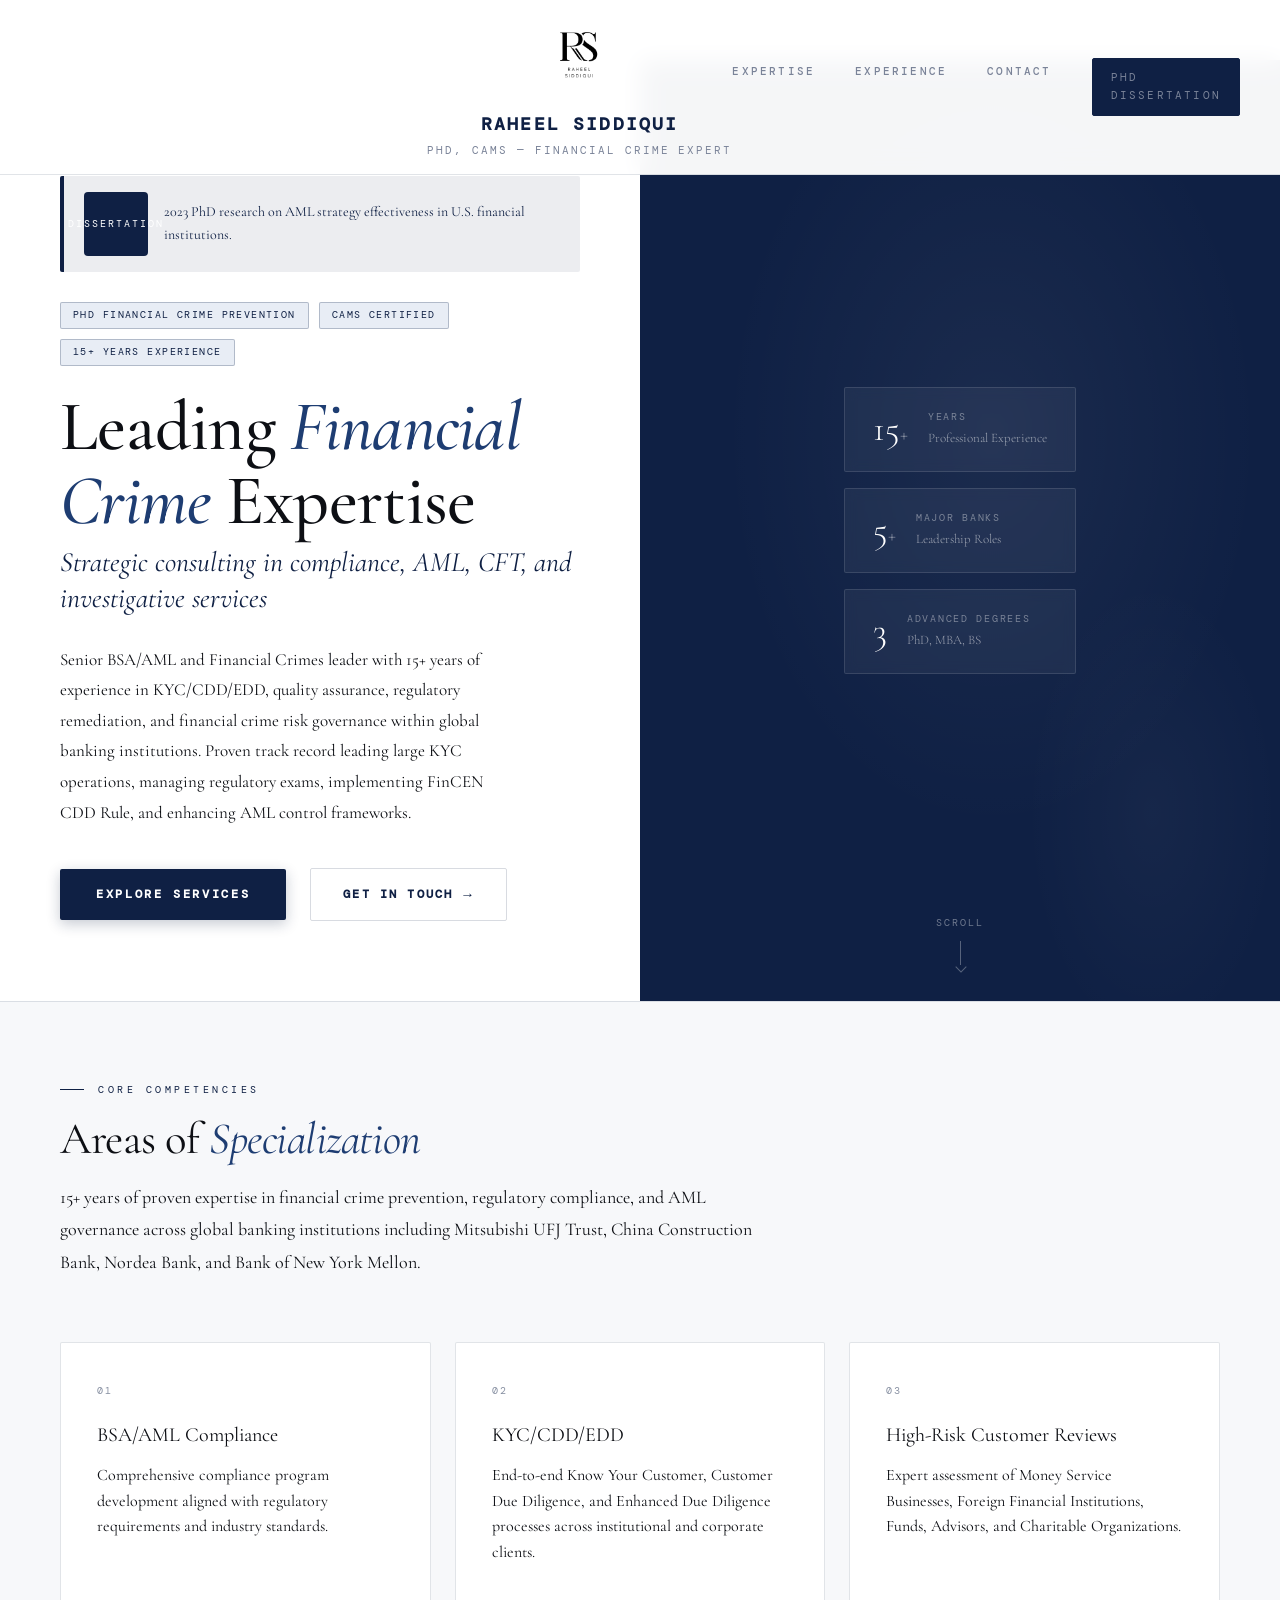
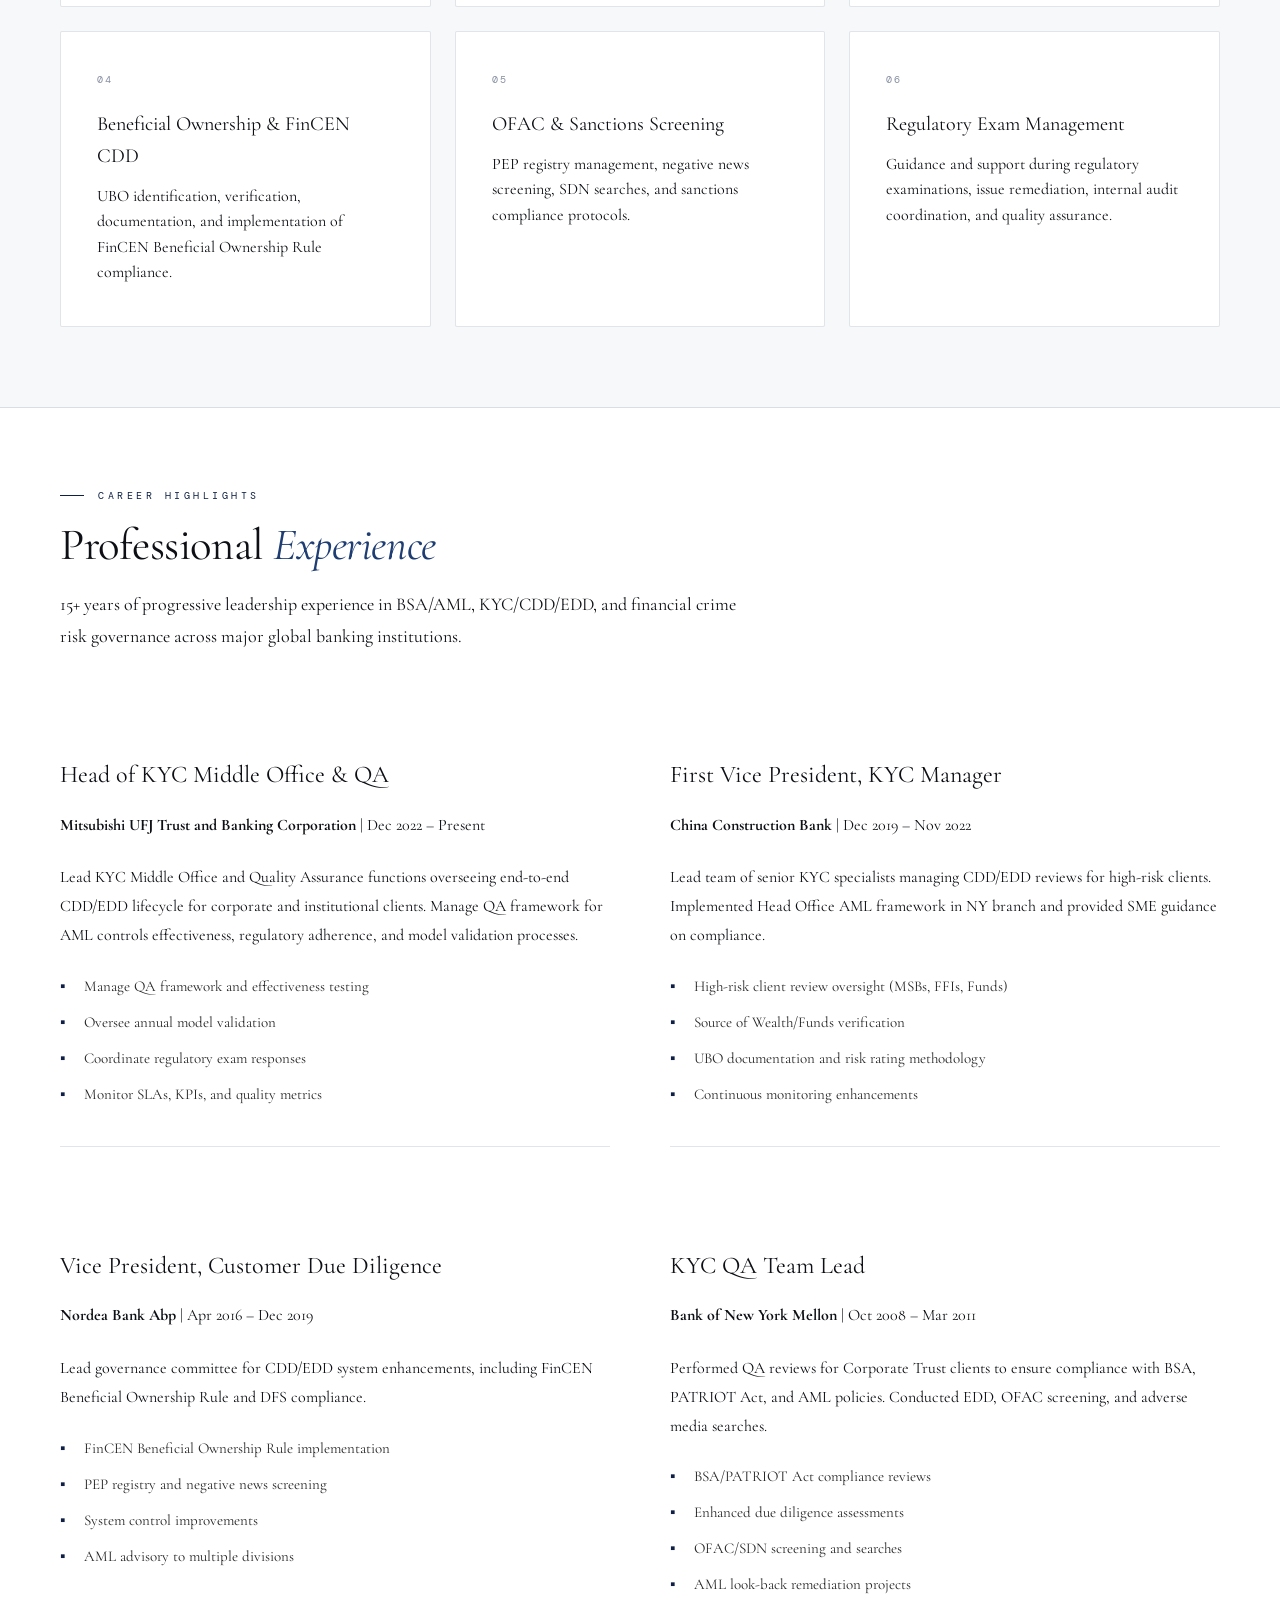
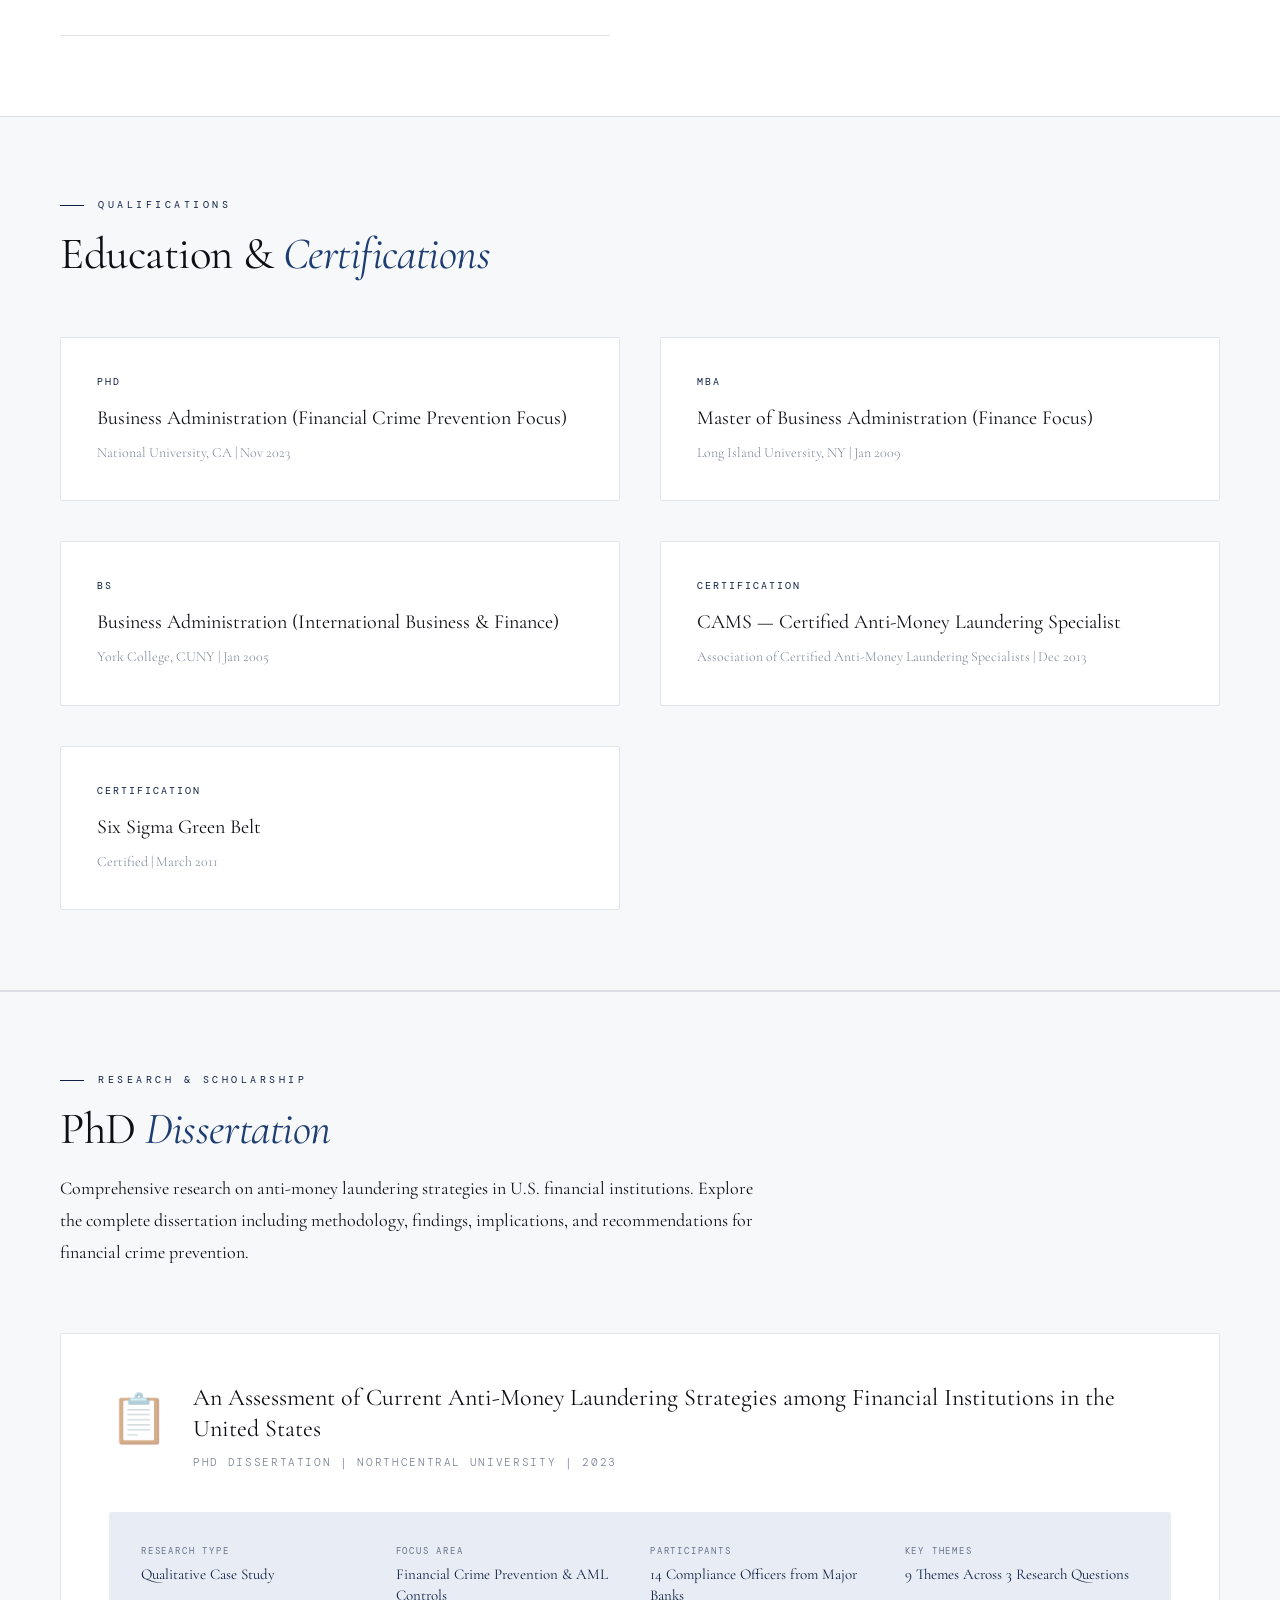
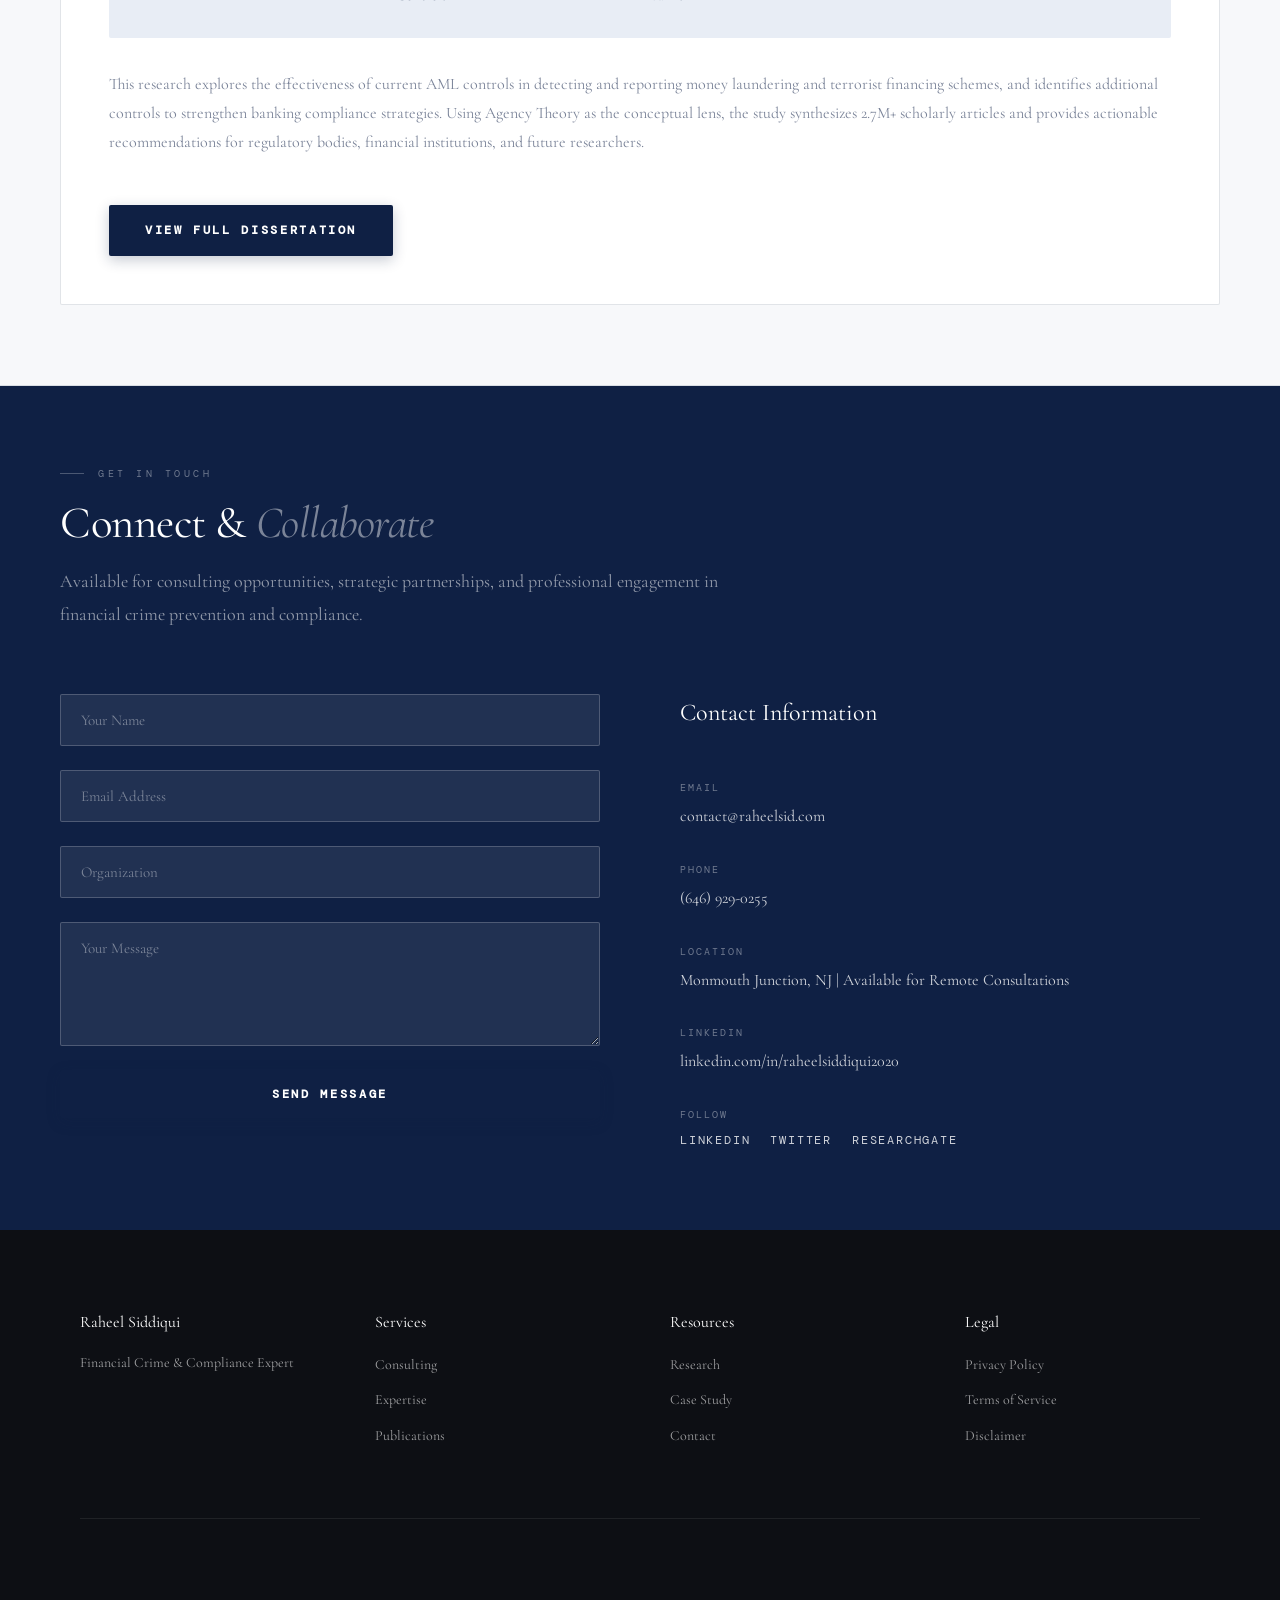
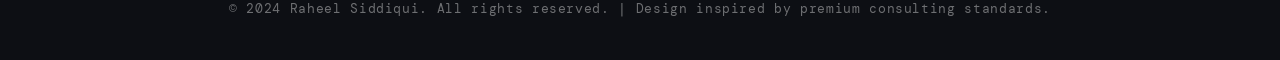
<file: index.html>
<!DOCTYPE html>
<html lang="en">
<head>
<meta charset="UTF-8">
<meta name="viewport" content="width=device-width, initial-scale=1.0">
<title>Raheel Siddiqui — PhD, CAMS | Financial Crime & Compliance Expert</title>
<link href="https://fonts.googleapis.com/css2?family=Cormorant+Garamond:ital,wght@0,300;0,400;0,600;1,300;1,400&family=DM+Mono:wght@300;400&display=swap" rel="stylesheet">
<link rel="stylesheet" href="styles.css">
</head>
<body>

<!-- ═══════════════════════ NAVIGATION ═══════════════════════ -->
<nav class="navbar">
  <div class="nav-logo-block">
    <a href="#" class="logo-link">
      <img src="./images/logo.png" alt="Raheel Siddiqui Logo" class="nav-logo-image" onerror="this.onerror=null; this.src='./images/logo.svg';">
    </a>
    <div class="nav-name">Raheel Siddiqui</div>
    <div class="nav-title">PhD, CAMS — Financial Crime Expert</div>
  </div>
  <ul class="nav-links">
    <li><a href="#expertise">Expertise</a></li>
    <li><a href="#services">Experience</a></li>
    <li><a href="#contact">Contact</a></li>
    <li><a href="dissertation.html" class="nav-btn">PhD Dissertation</a></li>
  </ul>
</nav>

<!-- ═══════════════════════ HERO SECTION ═══════════════════════ -->
<section class="hero">
  <div class="hero-left">
    <div class="hero-eyebrow">
      <span>Welcome</span>
    </div>
    <div class="hero-badge">
      <span class="badge-label">Dissertation</span>
      <p>2023 PhD research on AML strategy effectiveness in U.S. financial institutions.</p>
    </div>
    
    <div class="hero-credential-row">
      <span class="cred-pill">PhD Financial Crime Prevention</span>
      <span class="cred-pill">CAMS Certified</span>
      <span class="cred-pill">15+ Years Experience</span>
    </div>

    <h1>Leading <em>Financial Crime</em> Expertise</h1>
    
    <p class="hero-title-line">Strategic consulting in compliance, AML, CFT, and investigative services</p>
    
    <p class="hero-desc">
      Senior BSA/AML and Financial Crimes leader with 15+ years of experience in KYC/CDD/EDD, quality assurance, regulatory remediation, and financial crime risk governance within global banking institutions. Proven track record leading large KYC operations, managing regulatory exams, implementing FinCEN CDD Rule, and enhancing AML control frameworks.
    </p>

    <div class="hero-cta-group">
      <a href="#services" class="btn-primary">Explore Services</a>
      <a href="#contact" class="btn-secondary">Get in Touch</a>
    </div>
  </div>

  <div class="hero-right">
    <div class="hero-visual"></div>
    <div class="hero-stats">
      <div class="stat-card">
        <div class="stat-val">15<span>+</span></div>
        <div class="stat-info">
          <div class="stat-label">Years</div>
          <div class="stat-sub">Professional Experience</div>
        </div>
      </div>
      <div class="stat-card">
        <div class="stat-val">5<span>+</span></div>
        <div class="stat-info">
          <div class="stat-label">Major Banks</div>
          <div class="stat-sub">Leadership Roles</div>
        </div>
      </div>
      <div class="stat-card">
        <div class="stat-val">3<span></span></div>
        <div class="stat-info">
          <div class="stat-label">Advanced Degrees</div>
          <div class="stat-sub">PhD, MBA, BS</div>
        </div>
      </div>
    </div>
    <div class="scroll-hint">
      <span>Scroll</span>
      <div class="scroll-arrow"></div>
    </div>
  </div>
</section>

<!-- ═══════════════════════ EXPERTISE SECTION ═══════════════════════ -->
<section id="expertise" class="section section-alt">
  <div class="section-label">Core Competencies</div>
  <h2>Areas of <em>Specialization</em></h2>
  <p class="section-intro">
    15+ years of proven expertise in financial crime prevention, regulatory compliance, and AML governance across global banking institutions including Mitsubishi UFJ Trust, China Construction Bank, Nordea Bank, and Bank of New York Mellon.
  </p>

  <div class="three-col">
    <div class="info-card">
      <div class="info-card-num">01</div>
      <h3>BSA/AML Compliance</h3>
      <p>Comprehensive compliance program development aligned with regulatory requirements and industry standards.</p>
    </div>

    <div class="info-card">
      <div class="info-card-num">02</div>
      <h3>KYC/CDD/EDD</h3>
      <p>End-to-end Know Your Customer, Customer Due Diligence, and Enhanced Due Diligence processes across institutional and corporate clients.</p>
    </div>

    <div class="info-card">
      <div class="info-card-num">03</div>
      <h3>High-Risk Customer Reviews</h3>
      <p>Expert assessment of Money Service Businesses, Foreign Financial Institutions, Funds, Advisors, and Charitable Organizations.</p>
    </div>

    <div class="info-card">
      <div class="info-card-num">04</div>
      <h3>Beneficial Ownership & FinCEN CDD</h3>
      <p>UBO identification, verification, documentation, and implementation of FinCEN Beneficial Ownership Rule compliance.</p>
    </div>

    <div class="info-card">
      <div class="info-card-num">05</div>
      <h3>OFAC & Sanctions Screening</h3>
      <p>PEP registry management, negative news screening, SDN searches, and sanctions compliance protocols.</p>
    </div>

    <div class="info-card">
      <div class="info-card-num">06</div>
      <h3>Regulatory Exam Management</h3>
      <p>Guidance and support during regulatory examinations, issue remediation, internal audit coordination, and quality assurance.</p>
    </div>
  </div>
</section>

<!-- ═══════════════════════ SERVICES SECTION ═══════════════════════ -->
<section id="services" class="section">
  <div class="section-label">Career Highlights</div>
  <h2>Professional <em>Experience</em></h2>
  <p class="section-intro">
    15+ years of progressive leadership experience in BSA/AML, KYC/CDD/EDD, and financial crime risk governance across major global banking institutions.
  </p>

  <div class="two-col">
    <div class="service-block">
      <h3>Head of KYC Middle Office & QA</h3>
      <p><strong>Mitsubishi UFJ Trust and Banking Corporation</strong> | Dec 2022 – Present</p>
      <p>Lead KYC Middle Office and Quality Assurance functions overseeing end-to-end CDD/EDD lifecycle for corporate and institutional clients. Manage QA framework for AML controls effectiveness, regulatory adherence, and model validation processes.</p>
      <ul class="service-list">
        <li>Manage QA framework and effectiveness testing</li>
        <li>Oversee annual model validation</li>
        <li>Coordinate regulatory exam responses</li>
        <li>Monitor SLAs, KPIs, and quality metrics</li>
      </ul>
    </div>

    <div class="service-block">
      <h3>First Vice President, KYC Manager</h3>
      <p><strong>China Construction Bank</strong> | Dec 2019 – Nov 2022</p>
      <p>Lead team of senior KYC specialists managing CDD/EDD reviews for high-risk clients. Implemented Head Office AML framework in NY branch and provided SME guidance on compliance.</p>
      <ul class="service-list">
        <li>High-risk client review oversight (MSBs, FFIs, Funds)</li>
        <li>Source of Wealth/Funds verification</li>
        <li>UBO documentation and risk rating methodology</li>
        <li>Continuous monitoring enhancements</li>
      </ul>
    </div>

    <div class="service-block">
      <h3>Vice President, Customer Due Diligence</h3>
      <p><strong>Nordea Bank Abp</strong> | Apr 2016 – Dec 2019</p>
      <p>Lead governance committee for CDD/EDD system enhancements, including FinCEN Beneficial Ownership Rule and DFS compliance.</p>
      <ul class="service-list">
        <li>FinCEN Beneficial Ownership Rule implementation</li>
        <li>PEP registry and negative news screening</li>
        <li>System control improvements</li>
        <li>AML advisory to multiple divisions</li>
      </ul>
    </div>

    <div class="service-block">
      <h3>KYC QA Team Lead</h3>
      <p><strong>Bank of New York Mellon</strong> | Oct 2008 – Mar 2011</p>
      <p>Performed QA reviews for Corporate Trust clients to ensure compliance with BSA, PATRIOT Act, and AML policies. Conducted EDD, OFAC screening, and adverse media searches.</p>
      <ul class="service-list">
        <li>BSA/PATRIOT Act compliance reviews</li>
        <li>Enhanced due diligence assessments</li>
        <li>OFAC/SDN screening and searches</li>
        <li>AML look-back remediation projects</li>
      </ul>
    </div>
  </div>
</section>

<!-- ═══════════════════════ CREDENTIALS SECTION ═══════════════════════ -->
<section class="section section-alt">
  <div class="section-label">Qualifications</div>
  <h2>Education & <em>Certifications</em></h2>

  <div class="credentials-grid">
    <div class="cred-item">
      <div class="cred-type">PhD</div>
      <h3>Business Administration (Financial Crime Prevention Focus)</h3>
      <p>National University, CA | Nov 2023</p>
    </div>

    <div class="cred-item">
      <div class="cred-type">MBA</div>
      <h3>Master of Business Administration (Finance Focus)</h3>
      <p>Long Island University, NY | Jan 2009</p>
    </div>

    <div class="cred-item">
      <div class="cred-type">BS</div>
      <h3>Business Administration (International Business & Finance)</h3>
      <p>York College, CUNY | Jan 2005</p>
    </div>

    <div class="cred-item">
      <div class="cred-type">Certification</div>
      <h3>CAMS — Certified Anti-Money Laundering Specialist</h3>
      <p>Association of Certified Anti-Money Laundering Specialists | Dec 2013</p>
    </div>

    <div class="cred-item">
      <div class="cred-type">Certification</div>
      <h3>Six Sigma Green Belt</h3>
      <p>Certified | March 2011</p>
    </div>
  </div>
</section>

<!-- ═══════════════════════ DISSERTATION SECTION ═══════════════════════ -->
<section class="section dissertation-section">
  <div class="section-label">Research & Scholarship</div>
  <h2>PhD <em>Dissertation</em></h2>
  <p class="section-intro">
    Comprehensive research on anti-money laundering strategies in U.S. financial institutions. Explore the complete dissertation including methodology, findings, implications, and recommendations for financial crime prevention.
  </p>

  <div class="dissertation-card">
    <div class="diss-header">
      <div class="diss-icon">📋</div>
      <div>
        <h3>An Assessment of Current Anti-Money Laundering Strategies among Financial Institutions in the United States</h3>
        <p class="diss-meta">PhD Dissertation | Northcentral University | 2023</p>
      </div>
    </div>
    
    <div class="diss-highlights">
      <div class="highlight-item">
        <span class="highlight-label">Research Type</span>
        <span class="highlight-value">Qualitative Case Study</span>
      </div>
      <div class="highlight-item">
        <span class="highlight-label">Focus Area</span>
        <span class="highlight-value">Financial Crime Prevention & AML Controls</span>
      </div>
      <div class="highlight-item">
        <span class="highlight-label">Participants</span>
        <span class="highlight-value">14 Compliance Officers from Major Banks</span>
      </div>
      <div class="highlight-item">
        <span class="highlight-label">Key Themes</span>
        <span class="highlight-value">9 Themes Across 3 Research Questions</span>
      </div>
    </div>

    <p class="diss-description">
      This research explores the effectiveness of current AML controls in detecting and reporting money laundering and terrorist financing schemes, and identifies additional controls to strengthen banking compliance strategies. Using Agency Theory as the conceptual lens, the study synthesizes 2.7M+ scholarly articles and provides actionable recommendations for regulatory bodies, financial institutions, and future researchers.
    </p>

    <a href="dissertation.html" class="btn-primary diss-btn">View Full Dissertation</a>
  </div>
</section>

<!-- ═══════════════════════ CONTACT SECTION ═══════════════════════ -->
<section id="contact" class="section section-navy">
  <div class="section-label light">Get In Touch</div>
  <h2 class="light">Connect & <em>Collaborate</em></h2>
  <p class="section-intro light">
    Available for consulting opportunities, strategic partnerships, and professional engagement in financial crime prevention and compliance.
  </p>

  <div class="contact-container">
    <form class="contact-form" id="contactForm">
      <div class="form-group">
        <input type="text" placeholder="Your Name" required aria-label="Name">
      </div>
      <div class="form-group">
        <input type="email" placeholder="Email Address" required aria-label="Email">
      </div>
      <div class="form-group">
        <input type="text" placeholder="Organization" aria-label="Organization">
      </div>
      <div class="form-group">
        <textarea placeholder="Your Message" rows="5" aria-label="Message"></textarea>
      </div>
      <button type="submit" class="btn-primary">Send Message</button>
    </form>

    <div class="contact-info">
      <h3>Contact Information</h3>
      <div class="info-item">
        <span class="label">Email</span>
        <a href="mailto:contact@raheelsid.com">contact@raheelsid.com</a>
      </div>
      <div class="info-item">
        <span class="label">Phone</span>
        <a href="tel:+1-646-929-0255">(646) 929-0255</a>
      </div>
      <div class="info-item">
        <span class="label">Location</span>
        <p>Monmouth Junction, NJ | Available for Remote Consultations</p>
      </div>
      <div class="info-item">
        <span class="label">LinkedIn</span>
        <a href="https://linkedin.com/in/raheelsiddiqui2020" target="_blank">linkedin.com/in/raheelsiddiqui2020</a>
      </div>
      <div class="info-item">
        <span class="label">Follow</span>
        <div class="social-links">
          <a href="#" aria-label="LinkedIn">LinkedIn</a>
          <a href="#" aria-label="Twitter">Twitter</a>
          <a href="#" aria-label="ResearchGate">ResearchGate</a>
        </div>
      </div>
    </div>
  </div>
</section>

<!-- ═══════════════════════ FOOTER ═══════════════════════ -->
<footer class="footer">
  <div class="footer-content">
    <div class="footer-col">
      <h4>Raheel Siddiqui</h4>
      <p>Financial Crime & Compliance Expert</p>
    </div>
    <div class="footer-col">
      <h4>Services</h4>
      <ul>
        <li><a href="#services">Consulting</a></li>
        <li><a href="#expertise">Expertise</a></li>
        <li><a href="#publications">Publications</a></li>
      </ul>
    </div>
    <div class="footer-col">
      <h4>Resources</h4>
      <ul>
        <li><a href="dissertation.html">Research</a></li>
        <li><a href="financial-crime-consulting.html">Case Study</a></li>
        <li><a href="#contact">Contact</a></li>
      </ul>
    </div>
    <div class="footer-col">
      <h4>Legal</h4>
      <ul>
        <li><a href="#privacy">Privacy Policy</a></li>
        <li><a href="#terms">Terms of Service</a></li>
        <li><a href="#disclaimer">Disclaimer</a></li>
      </ul>
    </div>
  </div>
  <div class="footer-bottom">
    <p>&copy; 2024 Raheel Siddiqui. All rights reserved. | Design inspired by premium consulting standards.</p>
  </div>
</footer>

<script src="script.js"></script>
</body>
</html>
</file>
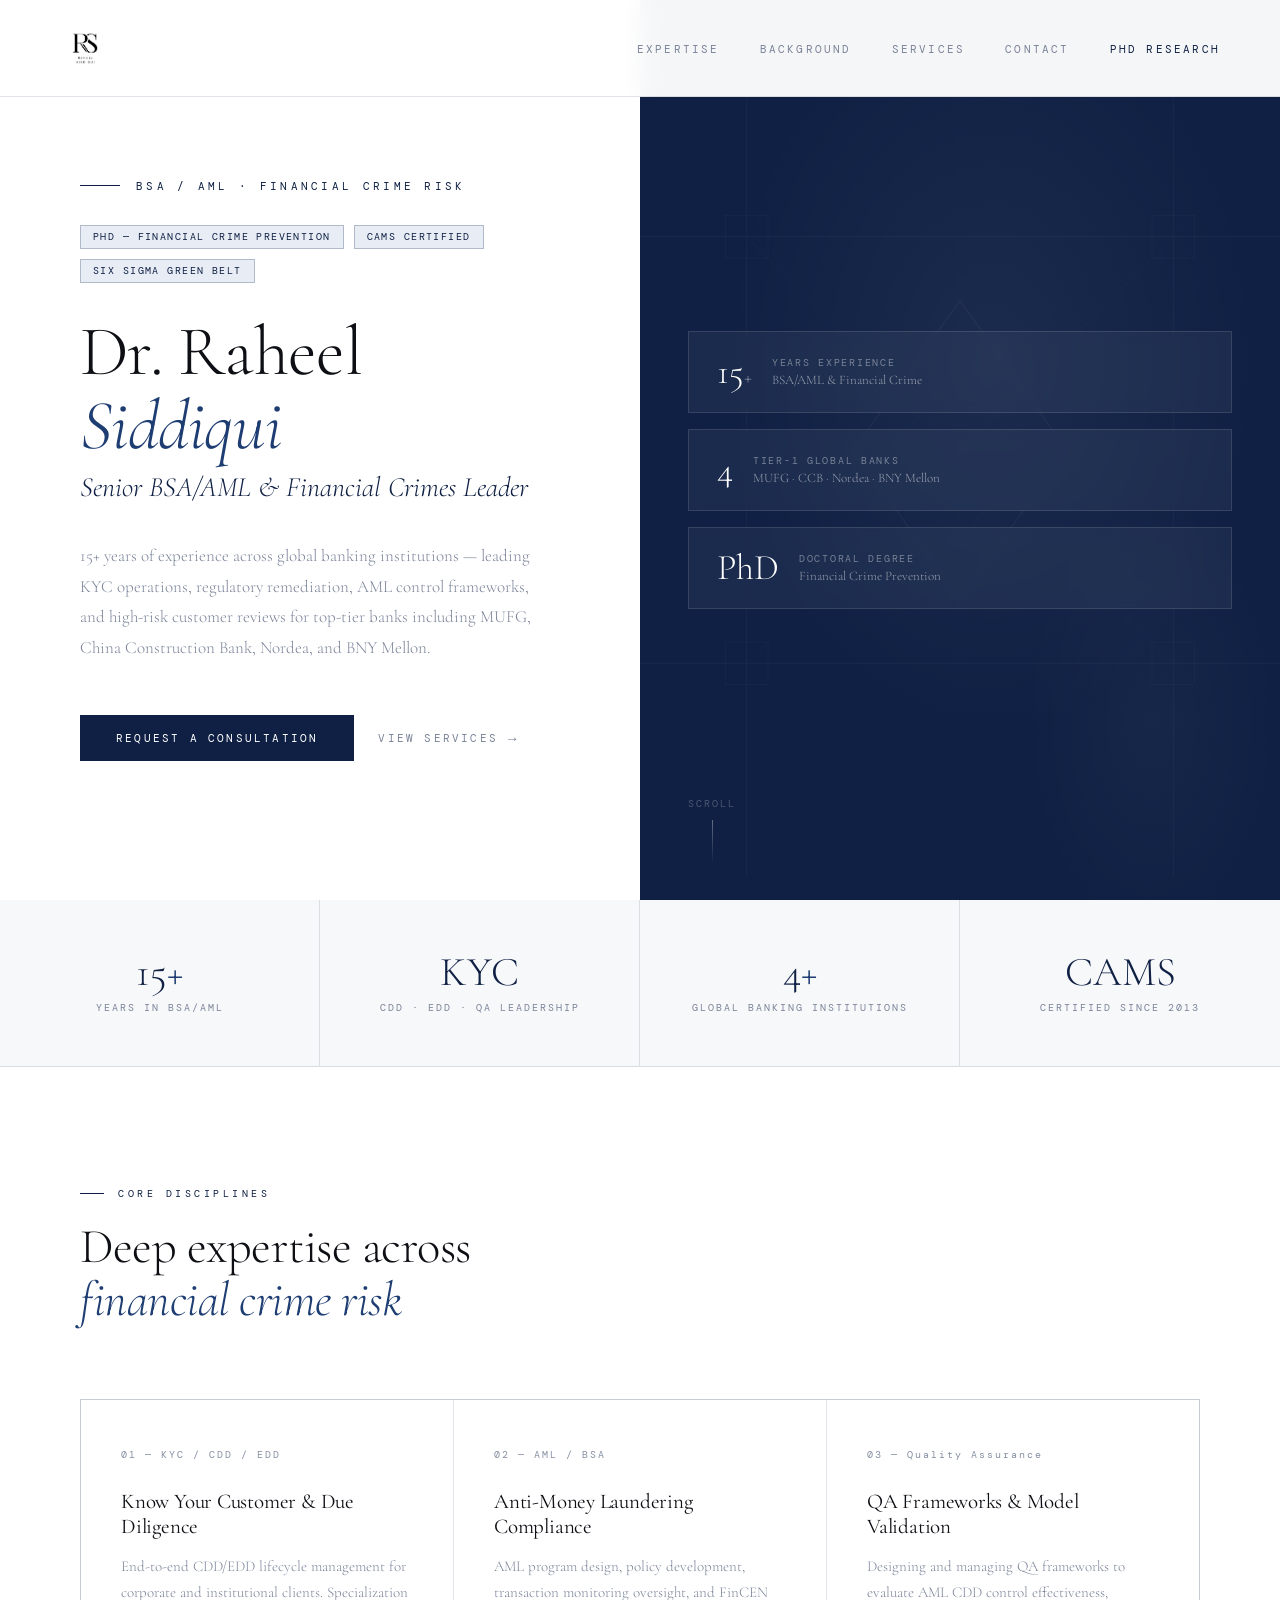
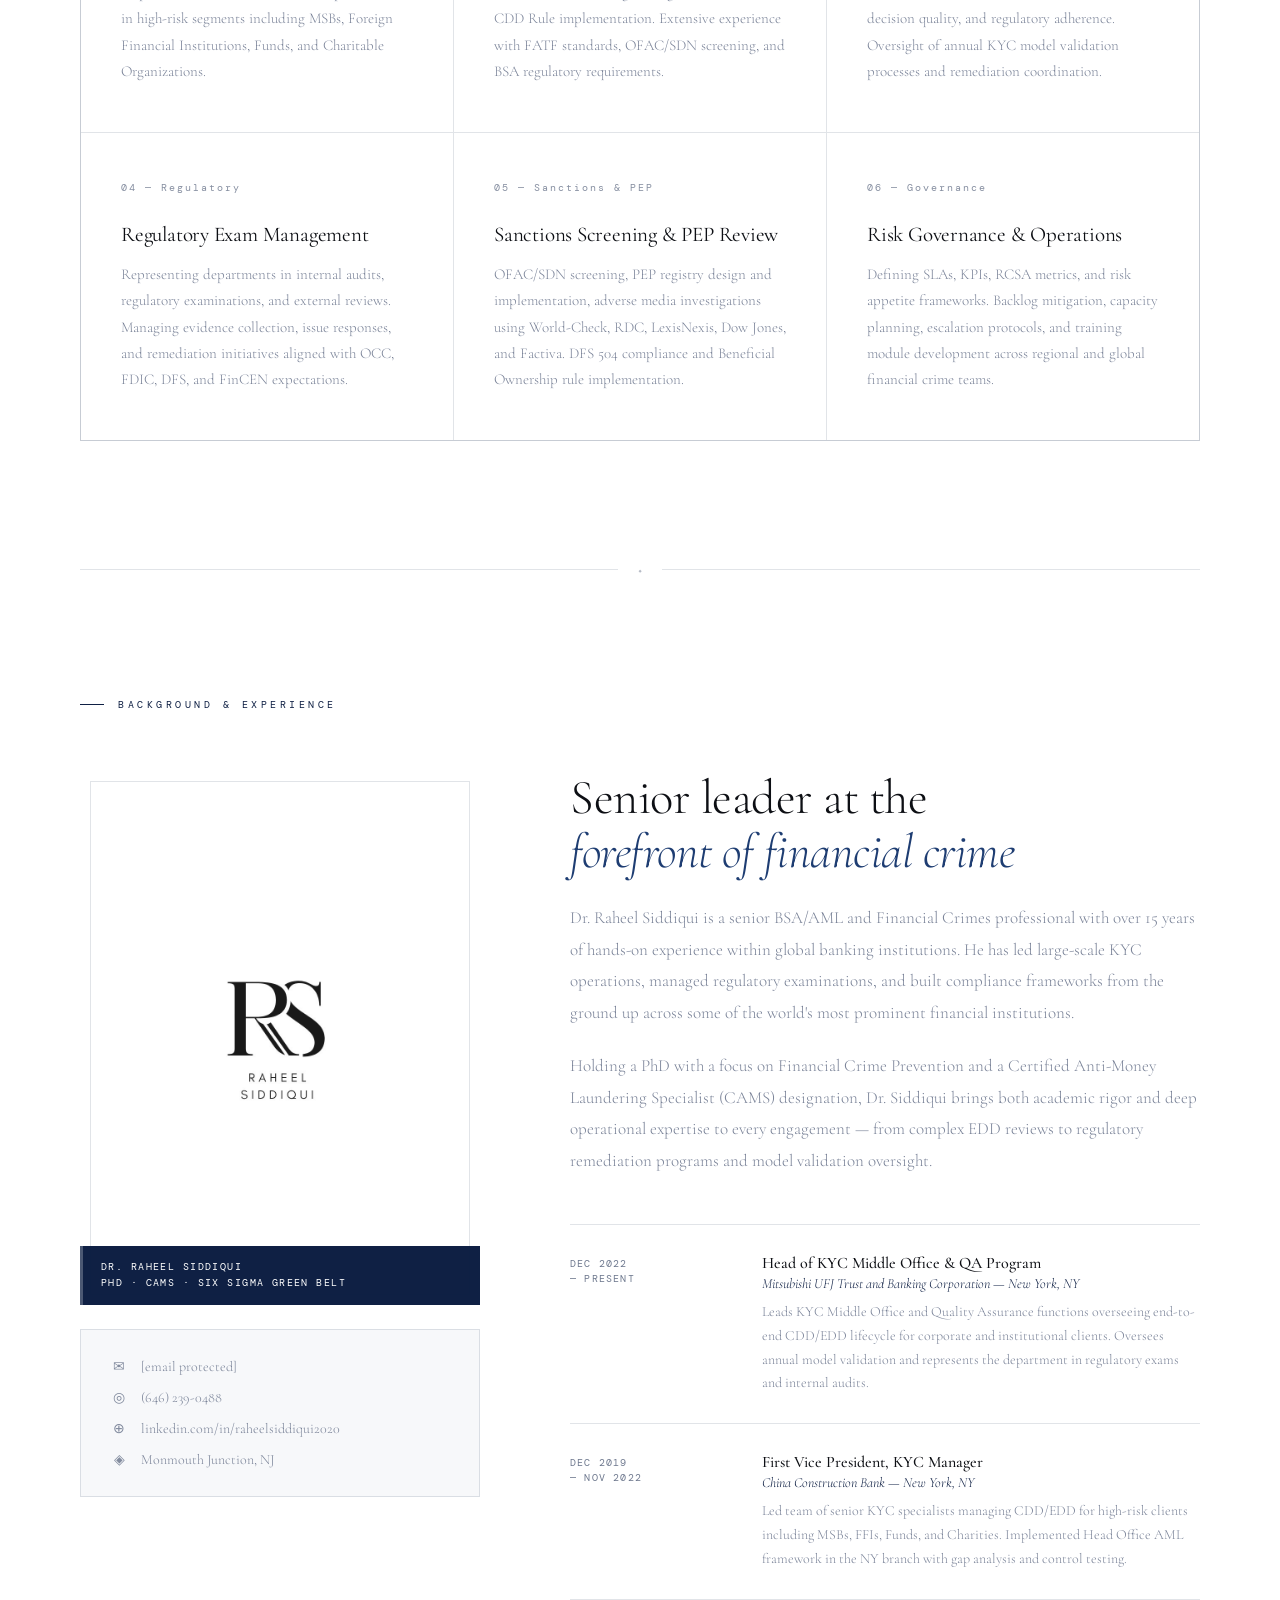
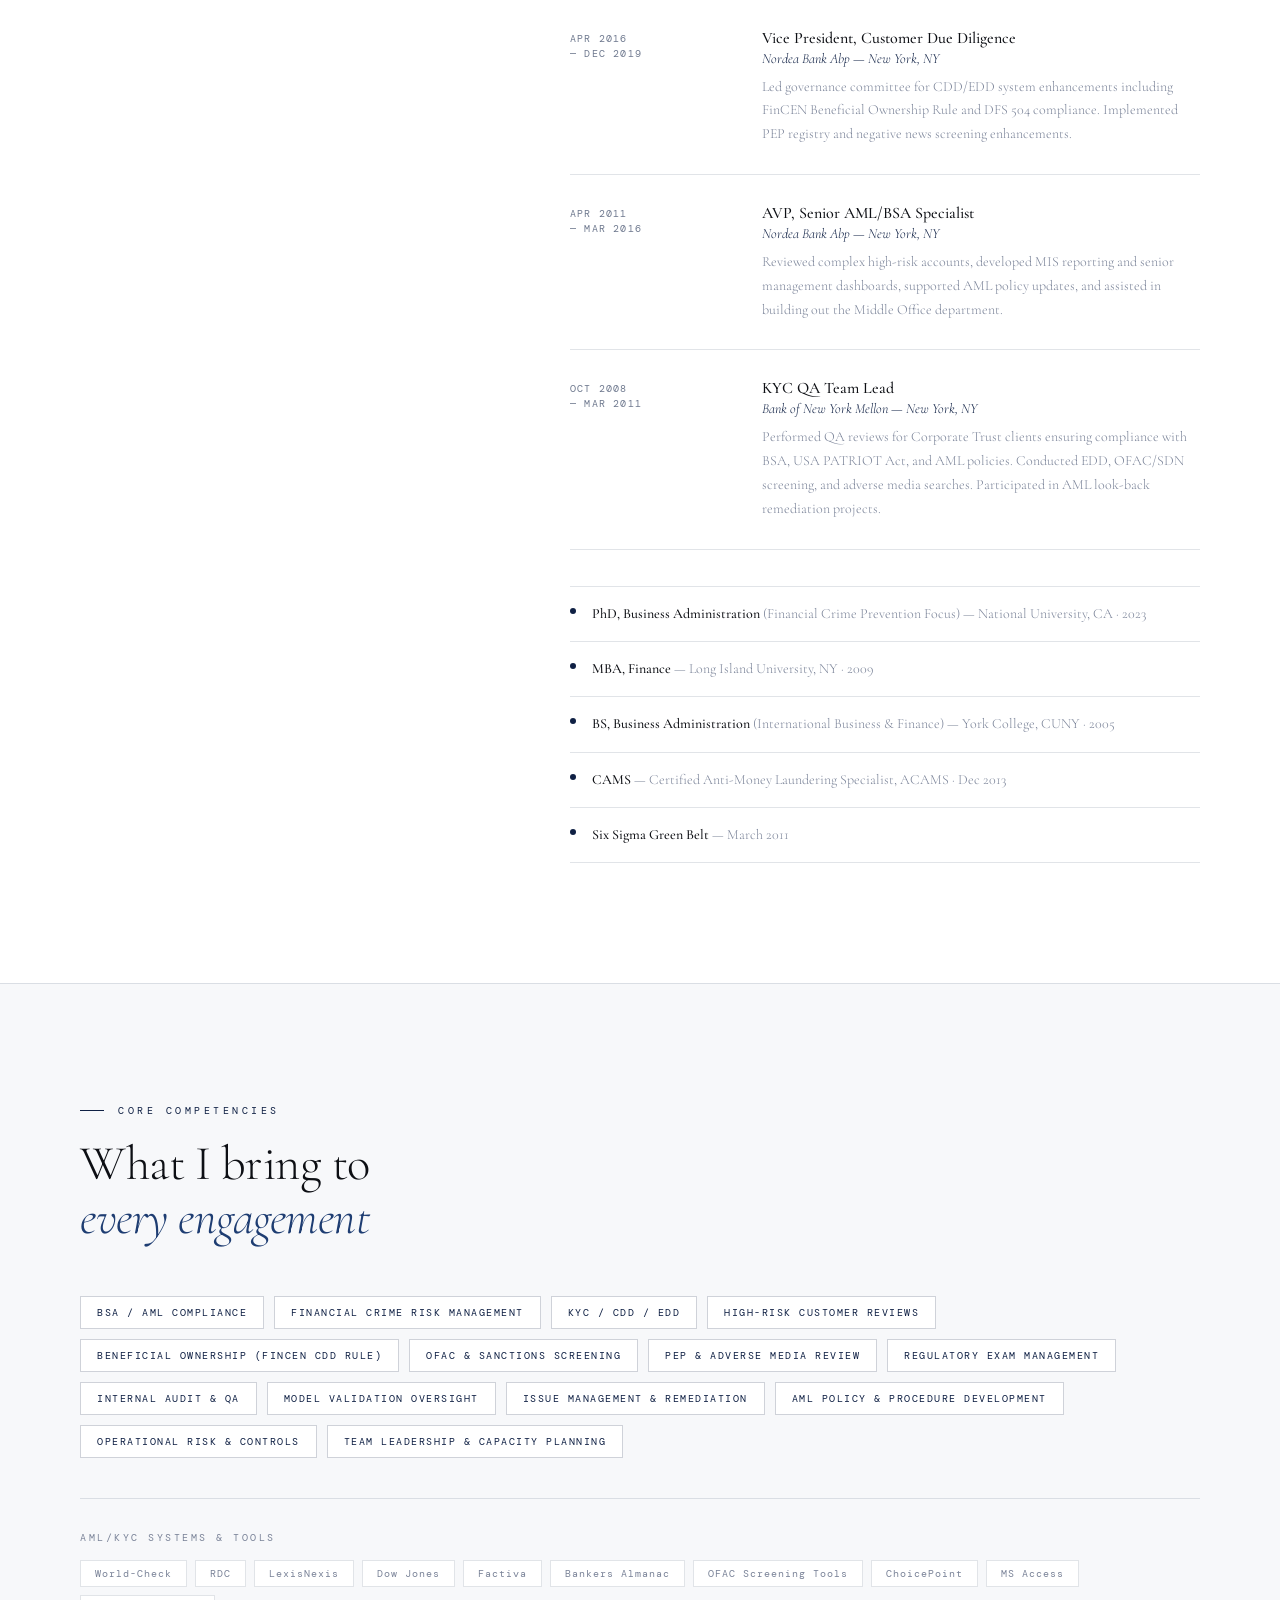
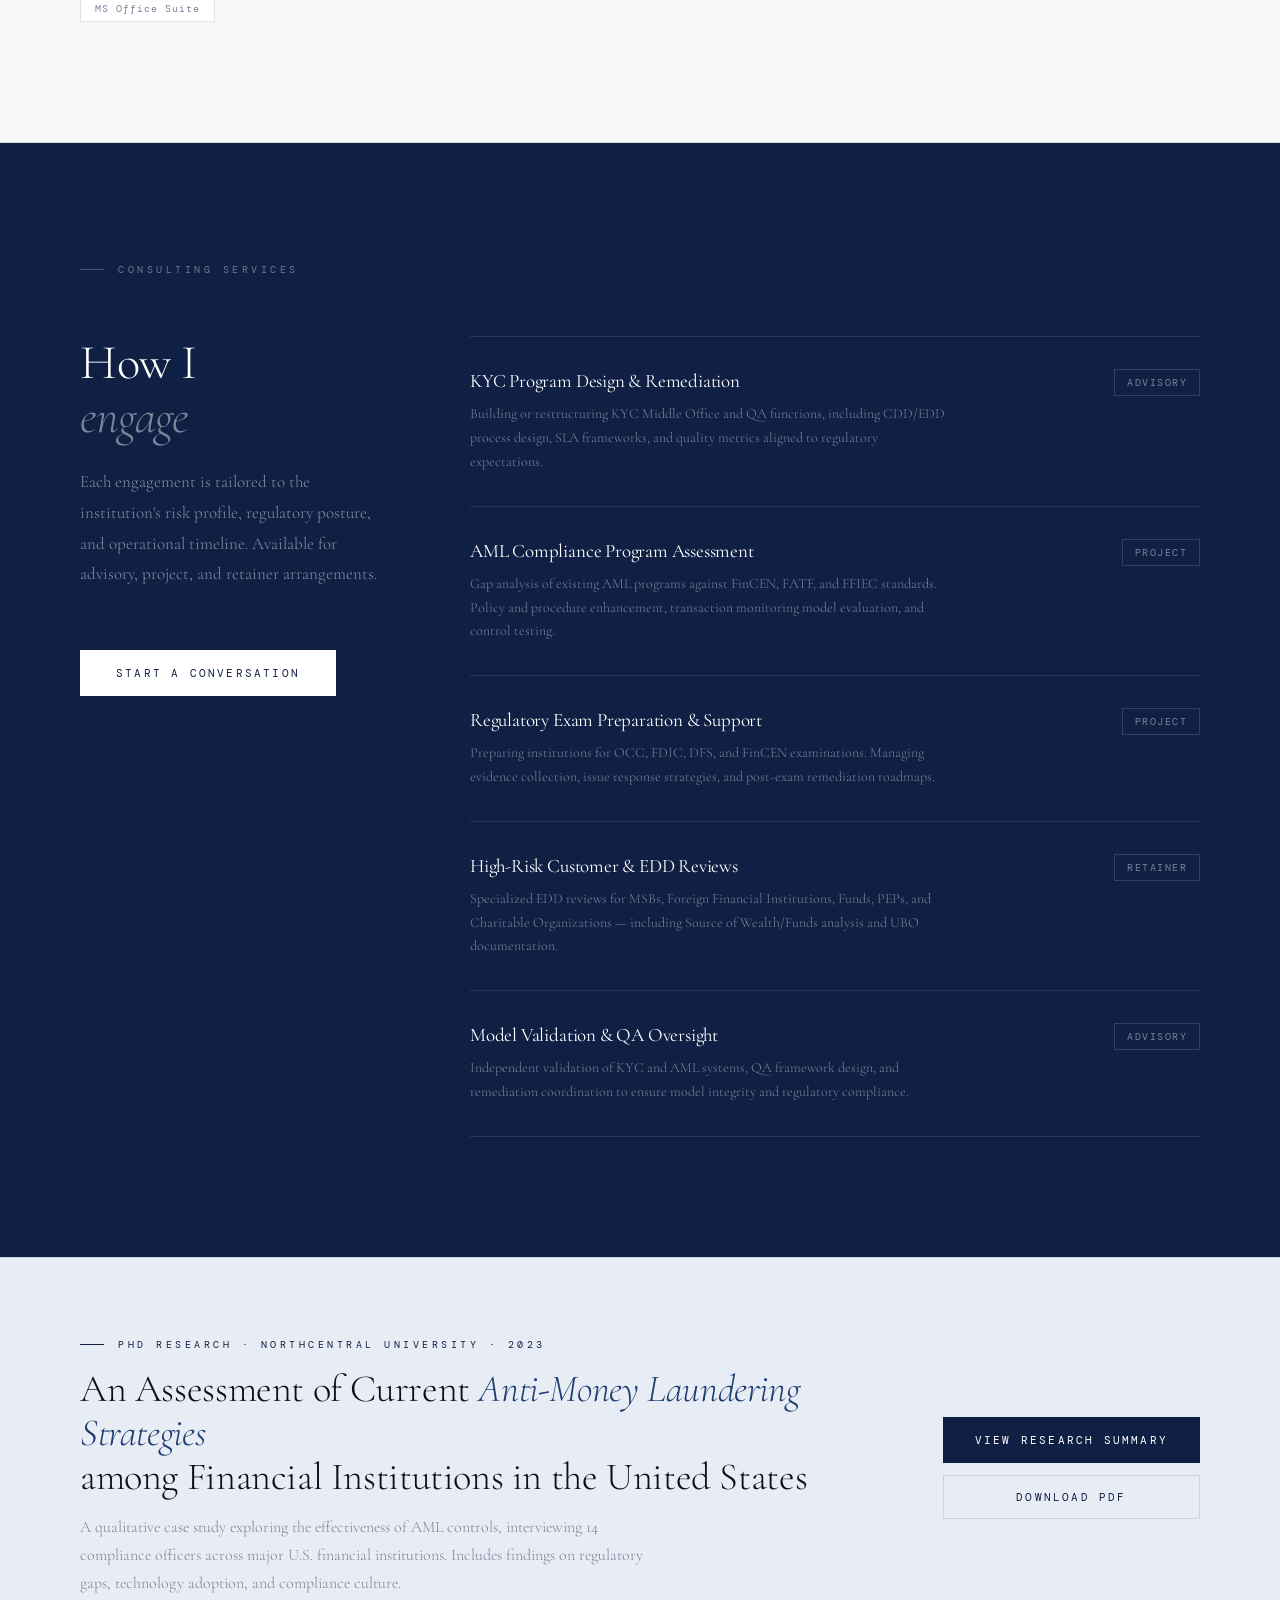
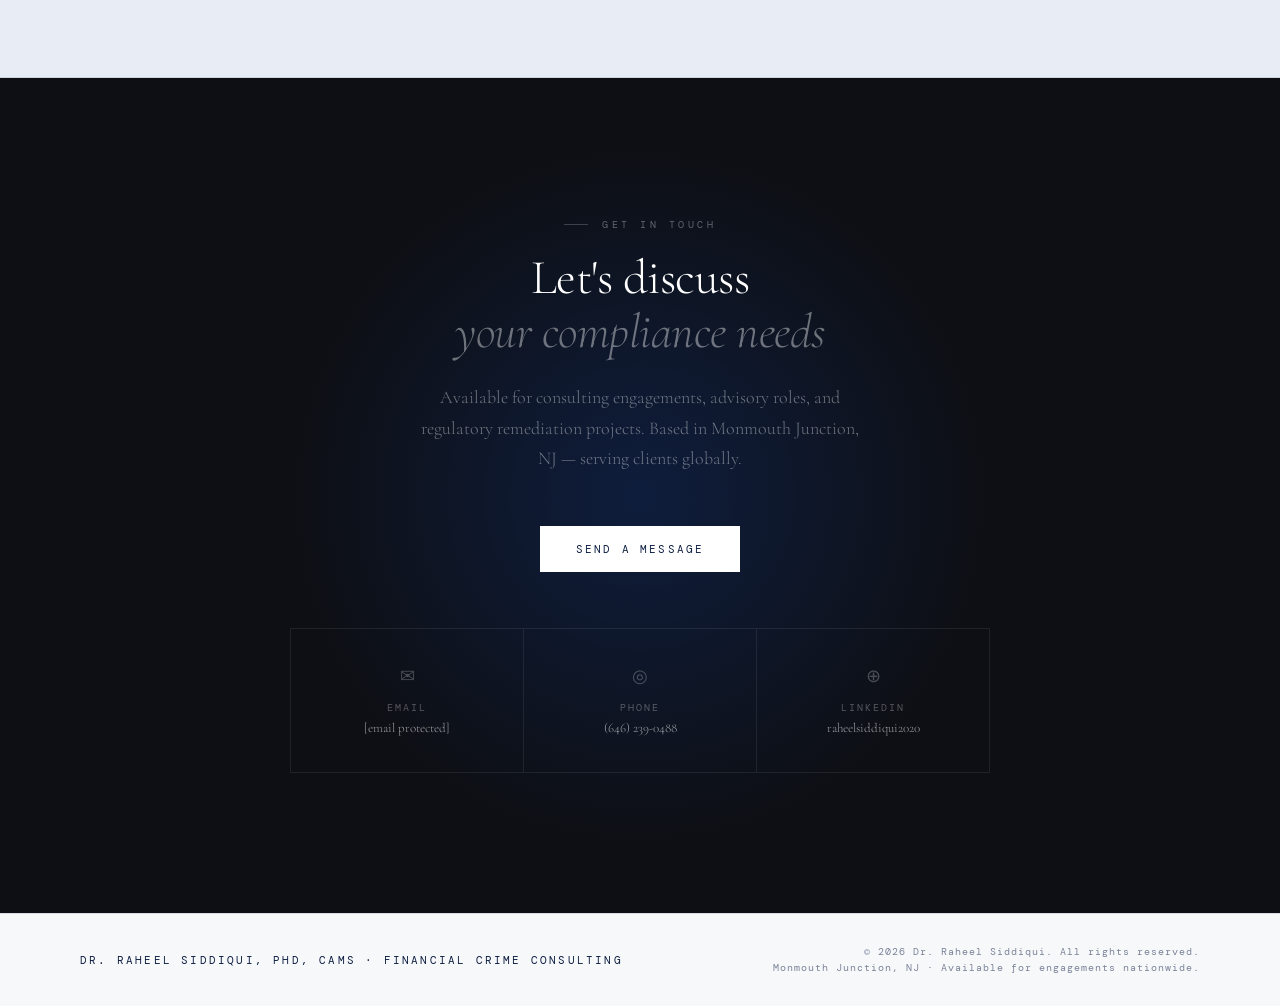
<file: financial-crime-consulting.html>
<!DOCTYPE html>
<html lang="en">
<head>
<meta charset="UTF-8">
<meta name="viewport" content="width=device-width, initial-scale=1.0">
<title>Dr. Raheel Siddiqui, PhD, CAMS — Financial Crime Consulting</title>
<link href="https://fonts.googleapis.com/css2?family=Cormorant+Garamond:ital,wght@0,300;0,400;0,600;1,300;1,400&family=DM+Mono:wght@300;400&display=swap" rel="stylesheet">
<style>
  :root {
    --white: #ffffff;
    --off-white: #f7f8fa;
    --light-gray: #eef0f4;
    --mid-gray: #c8cdd8;
    --muted: #7a8398;
    --black: #0d0f14;
    --navy: #0f2044;
    --navy-mid: #1a3360;
    --navy-light: #1e3d72;
    --navy-pale: #e8edf5;
    --rule: rgba(15, 32, 68, 0.12);
  }

  *, *::before, *::after { box-sizing: border-box; margin: 0; padding: 0; }
  html { scroll-behavior: smooth; }

  body {
    background-color: var(--white);
    color: var(--black);
    font-family: 'Cormorant Garamond', Georgia, serif;
    overflow-x: hidden;
    cursor: default;
  }

  /* ── NAVIGATION ── */
  nav {
    position: fixed;
    top: 0; left: 0; right: 0;
    z-index: 100;
    display: flex;
    justify-content: space-between;
    align-items: center;
    padding: 22px 60px;
    background: rgba(255,255,255,0.96);
    backdrop-filter: blur(12px);
    border-bottom: 1px solid var(--rule);
  }

  .nav-logo-block {
    display: flex;
    flex-direction: column;
    gap: 2px;
  }

  .nav-name {
    font-size: 15px;
    letter-spacing: 0.12em;
    text-transform: uppercase;
    color: var(--navy);
    font-family: 'DM Mono', monospace;
    font-weight: 400;
    line-height: 1;
  }

  .nav-title {
    font-family: 'DM Mono', monospace;
    font-size: 9.5px;
    letter-spacing: 0.18em;
    text-transform: uppercase;
    color: var(--muted);
    font-weight: 300;
  }

  .nav-links { display: flex; gap: 40px; list-style: none; }

  .nav-links a {
    font-family: 'DM Mono', monospace;
    font-size: 11px;
    letter-spacing: 0.2em;
    text-transform: uppercase;
    color: var(--muted);
    text-decoration: none;
    transition: color 0.3s;
  }

  .nav-links a:hover { color: var(--navy); }

  /* ── HERO ── */
  .hero {
    min-height: 100vh;
    display: grid;
    grid-template-columns: 1fr 1fr;
    position: relative;
    overflow: hidden;
  }

  .hero-left {
    display: flex;
    flex-direction: column;
    justify-content: center;
    padding: 140px 80px 100px 80px;
    background: var(--white);
    position: relative;
    z-index: 2;
  }

  .hero-eyebrow {
    font-family: 'DM Mono', monospace;
    font-size: 11px;
    letter-spacing: 0.3em;
    text-transform: uppercase;
    color: var(--navy);
    margin-bottom: 32px;
    display: flex;
    align-items: center;
    gap: 16px;
  }

  .hero-eyebrow::before {
    content: '';
    display: block;
    width: 40px; height: 1px;
    background: var(--navy);
  }

  .hero-credential-row {
    display: flex;
    gap: 10px;
    flex-wrap: wrap;
    margin-bottom: 32px;
  }

  .cred-pill {
    font-family: 'DM Mono', monospace;
    font-size: 9.5px;
    letter-spacing: 0.15em;
    text-transform: uppercase;
    color: var(--navy);
    border: 1px solid rgba(15,32,68,0.25);
    padding: 5px 12px;
    background: var(--navy-pale);
  }

  h1 {
    font-size: clamp(44px, 5.5vw, 80px);
    font-weight: 300;
    line-height: 1.05;
    letter-spacing: -0.01em;
    margin-bottom: 6px;
    color: var(--black);
  }

  h1 em { font-style: italic; color: var(--navy-light); }

  .hero-title-line {
    font-size: clamp(18px, 2.2vw, 28px);
    font-weight: 300;
    font-style: italic;
    line-height: 1.3;
    margin-bottom: 36px;
    color: var(--navy);
    font-family: 'Cormorant Garamond', serif;
  }

  .hero-desc {
    font-size: 17px;
    line-height: 1.8;
    color: var(--muted);
    max-width: 460px;
    font-weight: 300;
    margin-bottom: 52px;
  }

  .hero-cta-group { display: flex; gap: 24px; align-items: center; }

  .btn-primary {
    background: var(--navy);
    color: var(--white);
    font-family: 'DM Mono', monospace;
    font-size: 11px;
    letter-spacing: 0.2em;
    text-transform: uppercase;
    padding: 16px 36px;
    border: none;
    cursor: pointer;
    text-decoration: none;
    display: inline-block;
    transition: background 0.3s, transform 0.2s;
  }

  .btn-primary:hover { background: var(--navy-light); transform: translateY(-1px); }

  .btn-secondary {
    font-family: 'DM Mono', monospace;
    font-size: 11px;
    letter-spacing: 0.2em;
    text-transform: uppercase;
    color: var(--muted);
    text-decoration: none;
    display: flex;
    align-items: center;
    gap: 10px;
    transition: color 0.3s;
  }

  .btn-secondary:hover { color: var(--navy); }
  .btn-secondary::after { content: '→'; font-size: 14px; transition: transform 0.2s; }
  .btn-secondary:hover::after { transform: translateX(4px); }

  /* ── HERO RIGHT — Navy Panel ── */
  .hero-right {
    position: relative;
    overflow: hidden;
    background: var(--navy);
  }

  .hero-visual {
    position: absolute;
    inset: 0;
    background:
      radial-gradient(ellipse 70% 70% at 55% 40%, rgba(255,255,255,0.05) 0%, transparent 60%),
      radial-gradient(ellipse 40% 50% at 80% 80%, rgba(255,255,255,0.03) 0%, transparent 50%);
  }

  .hero-svg {
    position: absolute;
    inset: 0;
    width: 100%; height: 100%;
    opacity: 0.13;
  }

  /* Stats cards stacked */
  .hero-stats {
    position: absolute;
    inset: 0;
    display: flex;
    flex-direction: column;
    justify-content: center;
    align-items: center;
    gap: 16px;
    padding: 100px 48px 60px;
  }

  .stat-card {
    width: 100%;
    border: 1px solid rgba(255,255,255,0.12);
    padding: 22px 28px;
    background: rgba(255,255,255,0.05);
    backdrop-filter: blur(6px);
    display: flex;
    align-items: center;
    gap: 20px;
    animation: float 7s ease-in-out infinite;
  }

  .stat-card:nth-child(2) { animation-delay: -2.3s; }
  .stat-card:nth-child(3) { animation-delay: -4.6s; }

  @keyframes float {
    0%, 100% { transform: translateY(0); }
    50% { transform: translateY(-6px); }
  }

  .stat-val {
    font-size: 36px;
    font-weight: 300;
    color: var(--white);
    line-height: 1;
    white-space: nowrap;
  }

  .stat-val span { font-size: 20px; color: rgba(255,255,255,0.45); }

  .stat-info {}

  .stat-label {
    font-family: 'DM Mono', monospace;
    font-size: 9.5px;
    letter-spacing: 0.18em;
    text-transform: uppercase;
    color: rgba(255,255,255,0.4);
    margin-bottom: 3px;
  }

  .stat-sub {
    font-size: 13px;
    color: rgba(255,255,255,0.55);
    font-weight: 300;
  }

  .scroll-hint {
    position: absolute;
    bottom: 36px;
    left: 48px;
    display: flex;
    flex-direction: column;
    align-items: center;
    gap: 10px;
    font-family: 'DM Mono', monospace;
    font-size: 10px;
    letter-spacing: 0.2em;
    text-transform: uppercase;
    color: rgba(255,255,255,0.25);
    animation: scrollBounce 2.5s ease-in-out infinite;
  }

  .scroll-hint::after {
    content: '';
    display: block;
    width: 1px; height: 44px;
    background: linear-gradient(to bottom, rgba(255,255,255,0.35), transparent);
  }

  @keyframes scrollBounce {
    0%, 100% { opacity: 0.4; }
    50% { opacity: 1; }
  }

  /* ── METRICS BAR ── */
  .metrics-bar {
    display: grid;
    grid-template-columns: repeat(4, 1fr);
    border-bottom: 1px solid var(--rule);
    background: var(--off-white);
  }

  .metric {
    padding: 52px 36px;
    border-right: 1px solid var(--rule);
    text-align: center;
  }

  .metric:last-child { border-right: none; }

  .metric-value {
    font-size: clamp(38px, 3.2vw, 56px);
    font-weight: 300;
    line-height: 1;
    margin-bottom: 8px;
    color: var(--navy);
  }

  .metric-value span { color: var(--navy-light); }

  .metric-label {
    font-family: 'DM Mono', monospace;
    font-size: 10px;
    letter-spacing: 0.2em;
    text-transform: uppercase;
    color: var(--muted);
  }

  /* ── DIVIDER ── */
  .divider { display: flex; align-items: center; gap: 20px; padding: 0 80px; }
  .divider::before, .divider::after { content: ''; flex: 1; height: 1px; background: var(--rule); }
  .divider-ornament { color: var(--navy); font-size: 14px; opacity: 0.3; }

  /* ── SECTIONS ── */
  section { padding: 120px 80px; position: relative; }

  .section-label {
    font-family: 'DM Mono', monospace;
    font-size: 10px;
    letter-spacing: 0.35em;
    text-transform: uppercase;
    color: var(--navy);
    margin-bottom: 20px;
    display: flex;
    align-items: center;
    gap: 14px;
  }

  .section-label::before { content: ''; display: block; width: 24px; height: 1px; background: var(--navy); }

  h2 {
    font-size: clamp(34px, 3.8vw, 54px);
    font-weight: 300;
    line-height: 1.1;
    letter-spacing: -0.01em;
    margin-bottom: 24px;
    color: var(--black);
  }

  h2 em { font-style: italic; color: var(--navy-light); }

  /* ── EXPERTISE GRID ── */
  .expertise-grid {
    display: grid;
    grid-template-columns: repeat(3, 1fr);
    gap: 1px;
    background: var(--rule);
    margin-top: 72px;
    border: 1px solid var(--rule);
  }

  .expertise-card {
    background: var(--white);
    padding: 48px 40px;
    position: relative;
    overflow: hidden;
    transition: background 0.35s;
  }

  .expertise-card::before {
    content: '';
    position: absolute;
    top: 0; left: 0;
    width: 100%; height: 3px;
    background: linear-gradient(to right, var(--navy), transparent);
    transform: scaleX(0);
    transform-origin: left;
    transition: transform 0.4s;
  }

  .expertise-card:hover { background: var(--navy-pale); }
  .expertise-card:hover::before { transform: scaleX(1); }

  .card-number {
    font-family: 'DM Mono', monospace;
    font-size: 10px;
    letter-spacing: 0.2em;
    color: var(--navy);
    margin-bottom: 28px;
    opacity: 0.5;
  }

  .card-title { font-size: 21px; font-weight: 400; margin-bottom: 14px; letter-spacing: -0.01em; color: var(--black); }
  .card-body { font-size: 15px; line-height: 1.75; color: var(--muted); font-weight: 300; }

  /* ── ABOUT ── */
  .about-layout {
    display: grid;
    grid-template-columns: 400px 1fr;
    gap: 90px;
    align-items: start;
    margin-top: 60px;
  }

  .about-left {}

  .about-portrait {
    position: relative;
    aspect-ratio: 3/4;
    background: var(--navy-pale);
    overflow: hidden;
    margin-bottom: 24px;
  }

  .portrait-placeholder {
    width: 100%; height: 100%;
    background: linear-gradient(145deg, var(--navy-pale) 0%, rgba(15,32,68,0.1) 100%);
    display: flex;
    flex-direction: column;
    align-items: center;
    justify-content: center;
    gap: 12px;
  }

  .portrait-initials {
    font-size: 72px;
    font-weight: 300;
    color: var(--navy);
    opacity: 0.25;
    line-height: 1;
  }

  .about-portrait::after {
    content: '';
    position: absolute;
    inset: 10px;
    border: 1px solid rgba(15,32,68,0.12);
    pointer-events: none;
  }

  .portrait-caption {
    position: absolute;
    bottom: 0; left: 0; right: 0;
    font-family: 'DM Mono', monospace;
    font-size: 9.5px;
    letter-spacing: 0.15em;
    text-transform: uppercase;
    color: var(--white);
    background: var(--navy);
    padding: 14px 18px;
    border-left: 3px solid rgba(255,255,255,0.25);
    line-height: 1.6;
  }

  /* Contact mini-card */
  .contact-card {
    border: 1px solid var(--rule);
    padding: 28px;
    background: var(--off-white);
    display: flex;
    flex-direction: column;
    gap: 14px;
  }

  .contact-row {
    display: flex;
    align-items: center;
    gap: 12px;
    font-size: 14px;
    color: var(--muted);
    font-weight: 300;
    text-decoration: none;
    transition: color 0.2s;
  }

  .contact-row:hover { color: var(--navy); }

  .contact-row-icon {
    font-size: 14px;
    color: var(--navy);
    opacity: 0.5;
    flex-shrink: 0;
    width: 20px;
    text-align: center;
  }

  .about-text p { font-size: 17px; line-height: 1.85; color: var(--muted); font-weight: 300; margin-bottom: 22px; }

  /* Timeline / Experience */
  .experience-timeline {
    margin-top: 48px;
    display: flex;
    flex-direction: column;
    gap: 0;
    border-top: 1px solid var(--rule);
  }

  .exp-item {
    display: grid;
    grid-template-columns: 160px 1fr;
    gap: 32px;
    padding: 28px 0;
    border-bottom: 1px solid var(--rule);
  }

  .exp-date {
    font-family: 'DM Mono', monospace;
    font-size: 10px;
    letter-spacing: 0.12em;
    text-transform: uppercase;
    color: var(--navy);
    opacity: 0.6;
    padding-top: 3px;
    line-height: 1.5;
  }

  .exp-content {}

  .exp-role { font-size: 16px; font-weight: 500; color: var(--black); margin-bottom: 2px; }
  .exp-org { font-size: 14px; color: var(--navy); font-weight: 300; margin-bottom: 8px; font-style: italic; }
  .exp-desc { font-size: 14px; line-height: 1.7; color: var(--muted); font-weight: 300; }

  /* Credentials */
  .credentials {
    margin-top: 36px;
    border-top: 1px solid var(--rule);
  }

  .credential-item {
    display: flex;
    align-items: flex-start;
    gap: 16px;
    padding: 16px 0;
    border-bottom: 1px solid var(--rule);
  }

  .cred-dot { width: 6px; height: 6px; background: var(--navy); border-radius: 50%; flex-shrink: 0; margin-top: 5px; }
  .cred-text { font-size: 14px; color: var(--muted); font-weight: 300; line-height: 1.6; }
  .cred-text strong { color: var(--black); font-weight: 500; }

  /* ── COMPETENCIES ── */
  .competencies-section { background: var(--off-white); border-top: 1px solid var(--rule); border-bottom: 1px solid var(--rule); }

  .competencies-grid {
    display: flex;
    flex-wrap: wrap;
    gap: 10px;
    margin-top: 52px;
  }

  .comp-tag {
    font-family: 'DM Mono', monospace;
    font-size: 10px;
    letter-spacing: 0.15em;
    text-transform: uppercase;
    color: var(--navy);
    border: 1px solid rgba(15,32,68,0.2);
    padding: 9px 16px;
    background: var(--white);
    transition: background 0.25s, color 0.25s;
  }

  .comp-tag:hover { background: var(--navy); color: var(--white); }

  /* Tools row */
  .tools-row {
    margin-top: 40px;
    padding-top: 32px;
    border-top: 1px solid var(--rule);
  }

  .tools-label {
    font-family: 'DM Mono', monospace;
    font-size: 10px;
    letter-spacing: 0.25em;
    text-transform: uppercase;
    color: var(--muted);
    margin-bottom: 16px;
  }

  .tools-list {
    display: flex;
    flex-wrap: wrap;
    gap: 8px;
  }

  .tool-chip {
    font-family: 'DM Mono', monospace;
    font-size: 10px;
    letter-spacing: 0.1em;
    color: var(--muted);
    border: 1px solid var(--rule);
    padding: 6px 14px;
    background: var(--white);
  }

  /* ── SERVICES — Full Navy ── */
  .services-section { background: var(--navy); color: var(--white); }

  .services-section .section-label { color: rgba(255,255,255,0.4); }
  .services-section .section-label::before { background: rgba(255,255,255,0.25); }
  .services-section h2 { color: var(--white); }
  .services-section h2 em { color: rgba(255,255,255,0.45); }

  .services-layout { display: grid; grid-template-columns: 300px 1fr; gap: 90px; margin-top: 60px; }

  .services-intro { font-size: 17px; line-height: 1.8; color: rgba(255,255,255,0.5); font-weight: 300; margin-bottom: 40px; }

  .services-section .btn-primary { background: var(--white); color: var(--navy); }
  .services-section .btn-primary:hover { background: var(--light-gray); }

  .services-list { display: flex; flex-direction: column; }

  .service-row {
    display: grid;
    grid-template-columns: 1fr auto;
    align-items: start;
    gap: 36px;
    padding: 32px 0;
    border-bottom: 1px solid rgba(255,255,255,0.1);
  }

  .service-row:first-child { border-top: 1px solid rgba(255,255,255,0.1); }

  .service-name { font-size: 19px; font-weight: 400; margin-bottom: 10px; letter-spacing: -0.01em; color: var(--white); }
  .service-desc { font-size: 14px; line-height: 1.7; color: rgba(255,255,255,0.45); font-weight: 300; max-width: 480px; }

  .service-tag {
    font-family: 'DM Mono', monospace;
    font-size: 10px;
    letter-spacing: 0.15em;
    text-transform: uppercase;
    color: rgba(255,255,255,0.45);
    border: 1px solid rgba(255,255,255,0.15);
    padding: 6px 12px;
    white-space: nowrap;
    flex-shrink: 0;
  }

  /* ── CONTACT — Black Panel ── */
  .contact-section {
    background: var(--black);
    text-align: center;
    padding: 140px 80px;
    position: relative;
    overflow: hidden;
  }

  .contact-section::before {
    content: '';
    position: absolute;
    top: 50%; left: 50%;
    transform: translate(-50%, -50%);
    width: 700px; height: 700px;
    background: radial-gradient(ellipse, rgba(15,32,68,0.85) 0%, transparent 70%);
    pointer-events: none;
  }

  .contact-section .section-label { justify-content: center; color: rgba(255,255,255,0.35); position: relative; z-index: 1; }
  .contact-section .section-label::before { background: rgba(255,255,255,0.2); }
  .contact-section h2 { color: var(--white); position: relative; z-index: 1; }
  .contact-section h2 em { color: rgba(255,255,255,0.4); }

  .contact-section > p {
    font-size: 18px;
    color: rgba(255,255,255,0.4);
    font-weight: 300;
    max-width: 460px;
    margin: 0 auto 52px;
    line-height: 1.7;
    position: relative;
    z-index: 1;
  }

  .contact-section .btn-primary { background: var(--white); color: var(--navy); position: relative; z-index: 1; }
  .contact-section .btn-primary:hover { background: var(--light-gray); }

  .contact-methods {
    display: flex;
    justify-content: center;
    margin-top: 56px;
    border: 1px solid rgba(255,255,255,0.08);
    max-width: 700px;
    margin-left: auto;
    margin-right: auto;
    position: relative;
    z-index: 1;
  }

  .contact-method {
    flex: 1;
    padding: 36px 28px;
    border-right: 1px solid rgba(255,255,255,0.08);
    transition: background 0.3s;
    text-decoration: none;
    color: inherit;
  }

  .contact-method:last-child { border-right: none; }
  .contact-method:hover { background: rgba(255,255,255,0.04); }

  .method-icon { font-size: 18px; margin-bottom: 14px; color: rgba(255,255,255,0.25); }
  .method-label { font-family: 'DM Mono', monospace; font-size: 10px; letter-spacing: 0.2em; text-transform: uppercase; color: rgba(255,255,255,0.3); margin-bottom: 6px; }
  .method-value { font-size: 13px; color: rgba(255,255,255,0.6); font-weight: 300; }

  /* ── FOOTER ── */
  footer {
    padding: 30px 80px;
    display: flex;
    justify-content: space-between;
    align-items: center;
    background: var(--off-white);
    border-top: 1px solid var(--rule);
  }

  .footer-brand { font-family: 'DM Mono', monospace; font-size: 11px; letter-spacing: 0.2em; text-transform: uppercase; color: var(--navy); }
  .footer-legal { font-family: 'DM Mono', monospace; font-size: 10px; letter-spacing: 0.1em; color: var(--muted); text-align: right; line-height: 1.6; }

  /* ── REVEAL ANIMATIONS ── */
  .reveal { opacity: 1; transform: translateY(0); transition: opacity 0.8s ease, transform 0.8s ease; }
  .reveal.hidden { opacity: 0; transform: translateY(24px); }
  .reveal.visible { opacity: 1; transform: translateY(0); }
  .reveal-delay-1 { transition-delay: 0.1s; }
  .reveal-delay-2 { transition-delay: 0.2s; }
  .reveal-delay-3 { transition-delay: 0.3s; }

  /* ── HERO ENTRANCE ── */
  .hero-left > * { opacity: 0; animation: heroIn 0.9s ease forwards; }
  .hero-left > *:nth-child(1) { animation-delay: 0.15s; }
  .hero-left > *:nth-child(2) { animation-delay: 0.28s; }
  .hero-left > *:nth-child(3) { animation-delay: 0.4s; }
  .hero-left > *:nth-child(4) { animation-delay: 0.52s; }
  .hero-left > *:nth-child(5) { animation-delay: 0.64s; }
  .hero-left > *:nth-child(6) { animation-delay: 0.76s; }

  @keyframes heroIn {
    from { opacity: 0; transform: translateY(20px); }
    to { opacity: 1; transform: translateY(0); }
  }

  /* ── RESPONSIVE ── */
  @media (max-width: 1024px) {
    .about-layout { grid-template-columns: 1fr; }
    .about-portrait { aspect-ratio: 4/3; max-width: 500px; }
  }

  @media (max-width: 900px) {
    nav { padding: 18px 28px; }
    .nav-links { display: none; }
    .hero { grid-template-columns: 1fr; }
    .hero-left { padding: 120px 32px 80px; }
    .hero-right { min-height: 380px; }
    section { padding: 80px 32px; }
    .divider { padding: 0 32px; }
    .expertise-grid { grid-template-columns: 1fr; }
    .services-layout { grid-template-columns: 1fr; }
    .metrics-bar { grid-template-columns: 1fr 1fr; }
    .contact-methods { flex-direction: column; }
    .contact-method { border-right: none; border-bottom: 1px solid rgba(255,255,255,0.08); }
    .contact-method:last-child { border-bottom: none; }
    footer { flex-direction: column; gap: 16px; text-align: center; }
    .footer-legal { text-align: center; }
    .exp-item { grid-template-columns: 1fr; gap: 6px; }
  }
</style>
</head>
<body>

<!-- NAV -->
<nav>
  <div class="nav-logo-block">
    <img src="[data-uri]" alt="Raheel Siddiqui Logo" style="height:52px; width:auto; display:block;" />
  </div>
  <ul class="nav-links">
    <li><a href="#expertise">Expertise</a></li>
    <li><a href="#about">Background</a></li>
    <li><a href="#services">Services</a></li>
    <li><a href="#contact">Contact</a></li>
    <li><a href="dissertation.html" style="color:var(--navy); font-weight:400;">PhD Research</a></li>
  </ul>
</nav>

<!-- HERO -->
<section class="hero" style="padding:0">
  <div class="hero-left">
    <div class="hero-eyebrow">BSA / AML · Financial Crime Risk</div>
    <div class="hero-credential-row">
      <span class="cred-pill">PhD — Financial Crime Prevention</span>
      <span class="cred-pill">CAMS Certified</span>
      <span class="cred-pill">Six Sigma Green Belt</span>
    </div>
    <h1>Dr. Raheel <em>Siddiqui</em></h1>
    <div class="hero-title-line">Senior BSA/AML &amp; Financial Crimes Leader</div>
    <p class="hero-desc">15+ years of experience across global banking institutions — leading KYC operations, regulatory remediation, AML control frameworks, and high-risk customer reviews for top-tier banks including MUFG, China Construction Bank, Nordea, and BNY Mellon.</p>
    <div class="hero-cta-group">
      <a href="#contact" class="btn-primary">Request a Consultation</a>
      <a href="#services" class="btn-secondary">View Services</a>
    </div>
  </div>
  <div class="hero-right">
    <div class="hero-visual"></div>
    <svg class="hero-svg" viewBox="0 0 600 800" fill="none" xmlns="http://www.w3.org/2000/svg">
      <line x1="100" y1="0" x2="100" y2="800" stroke="white" stroke-width="0.5" opacity="0.5"/>
      <line x1="300" y1="0" x2="300" y2="800" stroke="white" stroke-width="0.5" opacity="0.2"/>
      <line x1="500" y1="0" x2="500" y2="800" stroke="white" stroke-width="0.5" opacity="0.5"/>
      <line x1="0" y1="200" x2="600" y2="200" stroke="white" stroke-width="0.5" opacity="0.5"/>
      <line x1="0" y1="400" x2="600" y2="400" stroke="white" stroke-width="0.5" opacity="0.2"/>
      <line x1="0" y1="600" x2="600" y2="600" stroke="white" stroke-width="0.5" opacity="0.5"/>
      <line x1="100" y1="200" x2="500" y2="600" stroke="white" stroke-width="0.5" opacity="0.25"/>
      <line x1="500" y1="200" x2="100" y2="600" stroke="white" stroke-width="0.5" opacity="0.25"/>
      <polygon points="300,260 400,400 300,540 200,400" stroke="white" stroke-width="1" fill="none" opacity="0.35"/>
      <polygon points="300,310 360,400 300,490 240,400" stroke="white" stroke-width="0.5" fill="none" opacity="0.25"/>
      <rect x="80" y="180" width="40" height="40" stroke="white" stroke-width="0.5" fill="none" opacity="0.35"/>
      <rect x="480" y="180" width="40" height="40" stroke="white" stroke-width="0.5" fill="none" opacity="0.35"/>
      <rect x="80" y="580" width="40" height="40" stroke="white" stroke-width="0.5" fill="none" opacity="0.35"/>
      <rect x="480" y="580" width="40" height="40" stroke="white" stroke-width="0.5" fill="none" opacity="0.35"/>
      <circle cx="300" cy="400" r="160" stroke="white" stroke-width="0.5" fill="none" opacity="0.12"/>
      <circle cx="300" cy="400" r="200" stroke="white" stroke-width="0.5" fill="none" opacity="0.06" stroke-dasharray="4 8"/>
    </svg>

    <div class="hero-stats">
      <div class="stat-card">
        <div class="stat-val">15<span>+</span></div>
        <div class="stat-info">
          <div class="stat-label">Years Experience</div>
          <div class="stat-sub">BSA/AML &amp; Financial Crime</div>
        </div>
      </div>
      <div class="stat-card">
        <div class="stat-val">4</div>
        <div class="stat-info">
          <div class="stat-label">Tier-1 Global Banks</div>
          <div class="stat-sub">MUFG · CCB · Nordea · BNY Mellon</div>
        </div>
      </div>
      <div class="stat-card">
        <div class="stat-val">PhD</div>
        <div class="stat-info">
          <div class="stat-label">Doctoral Degree</div>
          <div class="stat-sub">Financial Crime Prevention</div>
        </div>
      </div>
    </div>

    <div class="scroll-hint">Scroll</div>
  </div>
</section>

<!-- METRICS -->
<div class="metrics-bar">
  <div class="metric reveal">
    <div class="metric-value">15<span>+</span></div>
    <div class="metric-label">Years in BSA/AML</div>
  </div>
  <div class="metric reveal reveal-delay-1">
    <div class="metric-value">KYC</div>
    <div class="metric-label">CDD · EDD · QA Leadership</div>
  </div>
  <div class="metric reveal reveal-delay-2">
    <div class="metric-value">4<span>+</span></div>
    <div class="metric-label">Global Banking Institutions</div>
  </div>
  <div class="metric reveal reveal-delay-3">
    <div class="metric-value">CAMS</div>
    <div class="metric-label">Certified Since 2013</div>
  </div>
</div>

<!-- EXPERTISE -->
<section id="expertise">
  <div class="section-label">Core Disciplines</div>
  <h2>Deep expertise across<br><em>financial crime risk</em></h2>

  <div class="expertise-grid">
    <div class="expertise-card reveal">
      <div class="card-number">01 — KYC / CDD / EDD</div>
      <div class="card-title">Know Your Customer & Due Diligence</div>
      <p class="card-body">End-to-end CDD/EDD lifecycle management for corporate and institutional clients. Specialization in high-risk segments including MSBs, Foreign Financial Institutions, Funds, and Charitable Organizations.</p>
    </div>
    <div class="expertise-card reveal reveal-delay-1">
      <div class="card-number">02 — AML / BSA</div>
      <div class="card-title">Anti-Money Laundering Compliance</div>
      <p class="card-body">AML program design, policy development, transaction monitoring oversight, and FinCEN CDD Rule implementation. Extensive experience with FATF standards, OFAC/SDN screening, and BSA regulatory requirements.</p>
    </div>
    <div class="expertise-card reveal reveal-delay-2">
      <div class="card-number">03 — Quality Assurance</div>
      <div class="card-title">QA Frameworks & Model Validation</div>
      <p class="card-body">Designing and managing QA frameworks to evaluate AML CDD control effectiveness, decision quality, and regulatory adherence. Oversight of annual KYC model validation processes and remediation coordination.</p>
    </div>
    <div class="expertise-card reveal">
      <div class="card-number">04 — Regulatory</div>
      <div class="card-title">Regulatory Exam Management</div>
      <p class="card-body">Representing departments in internal audits, regulatory examinations, and external reviews. Managing evidence collection, issue responses, and remediation initiatives aligned with OCC, FDIC, DFS, and FinCEN expectations.</p>
    </div>
    <div class="expertise-card reveal reveal-delay-1">
      <div class="card-number">05 — Sanctions & PEP</div>
      <div class="card-title">Sanctions Screening & PEP Review</div>
      <p class="card-body">OFAC/SDN screening, PEP registry design and implementation, adverse media investigations using World-Check, RDC, LexisNexis, Dow Jones, and Factiva. DFS 504 compliance and Beneficial Ownership rule implementation.</p>
    </div>
    <div class="expertise-card reveal reveal-delay-2">
      <div class="card-number">06 — Governance</div>
      <div class="card-title">Risk Governance & Operations</div>
      <p class="card-body">Defining SLAs, KPIs, RCSA metrics, and risk appetite frameworks. Backlog mitigation, capacity planning, escalation protocols, and training module development across regional and global financial crime teams.</p>
    </div>
  </div>
</section>

<div class="divider"><span class="divider-ornament">◆</span></div>

<!-- ABOUT -->
<section id="about">
  <div class="section-label">Background & Experience</div>
  <div class="about-layout">

    <!-- Left col: portrait + contact -->
    <div class="about-left">
      <div class="about-portrait reveal">
        <div class="portrait-placeholder" style="background: #ffffff; padding: 40px; display:flex; align-items:center; justify-content:center;">
          <img src="[data-uri]" alt="Raheel Siddiqui" style="width:65%; height:auto; object-fit:contain; opacity:0.9;" />
        </div>
        <div class="portrait-caption">
          Dr. Raheel Siddiqui<br>PhD · CAMS · Six Sigma Green Belt
        </div>
      </div>
      <div class="contact-card reveal reveal-delay-1">
        <a href="/cdn-cgi/l/email-protection#adffccc5c8c8c1dec4c9edcac0ccc4c183cec2c0" class="contact-row">
          <span class="contact-row-icon">✉</span>
          <span class="__cf_email__" data-cfemail="8fddeee7eaeae3fce6ebcfe8e2eee6e3a1ece0e2">[email&#160;protected]</span>
        </a>
        <a href="tel:6462390488" class="contact-row">
          <span class="contact-row-icon">◎</span>
          (646) 239-0488
        </a>
        <a href="https://linkedin.com/in/raheelsiddiqui2020" target="_blank" class="contact-row">
          <span class="contact-row-icon">⊕</span>
          linkedin.com/in/raheelsiddiqui2020
        </a>
        <div class="contact-row" style="pointer-events:none;">
          <span class="contact-row-icon">◈</span>
          Monmouth Junction, NJ
        </div>
      </div>
    </div>

    <!-- Right col: bio + timeline -->
    <div class="about-text reveal">
      <h2>Senior leader at the<br><em>forefront of financial crime</em></h2>
      <p>Dr. Raheel Siddiqui is a senior BSA/AML and Financial Crimes professional with over 15 years of hands-on experience within global banking institutions. He has led large-scale KYC operations, managed regulatory examinations, and built compliance frameworks from the ground up across some of the world's most prominent financial institutions.</p>
      <p>Holding a PhD with a focus on Financial Crime Prevention and a Certified Anti-Money Laundering Specialist (CAMS) designation, Dr. Siddiqui brings both academic rigor and deep operational expertise to every engagement — from complex EDD reviews to regulatory remediation programs and model validation oversight.</p>

      <!-- Experience Timeline -->
      <div class="experience-timeline">
        <div class="exp-item">
          <div class="exp-date">Dec 2022<br>— Present</div>
          <div class="exp-content">
            <div class="exp-role">Head of KYC Middle Office &amp; QA Program</div>
            <div class="exp-org">Mitsubishi UFJ Trust and Banking Corporation — New York, NY</div>
            <div class="exp-desc">Leads KYC Middle Office and Quality Assurance functions overseeing end-to-end CDD/EDD lifecycle for corporate and institutional clients. Oversees annual model validation and represents the department in regulatory exams and internal audits.</div>
          </div>
        </div>
        <div class="exp-item">
          <div class="exp-date">Dec 2019<br>— Nov 2022</div>
          <div class="exp-content">
            <div class="exp-role">First Vice President, KYC Manager</div>
            <div class="exp-org">China Construction Bank — New York, NY</div>
            <div class="exp-desc">Led team of senior KYC specialists managing CDD/EDD for high-risk clients including MSBs, FFIs, Funds, and Charities. Implemented Head Office AML framework in the NY branch with gap analysis and control testing.</div>
          </div>
        </div>
        <div class="exp-item">
          <div class="exp-date">Apr 2016<br>— Dec 2019</div>
          <div class="exp-content">
            <div class="exp-role">Vice President, Customer Due Diligence</div>
            <div class="exp-org">Nordea Bank Abp — New York, NY</div>
            <div class="exp-desc">Led governance committee for CDD/EDD system enhancements including FinCEN Beneficial Ownership Rule and DFS 504 compliance. Implemented PEP registry and negative news screening enhancements.</div>
          </div>
        </div>
        <div class="exp-item">
          <div class="exp-date">Apr 2011<br>— Mar 2016</div>
          <div class="exp-content">
            <div class="exp-role">AVP, Senior AML/BSA Specialist</div>
            <div class="exp-org">Nordea Bank Abp — New York, NY</div>
            <div class="exp-desc">Reviewed complex high-risk accounts, developed MIS reporting and senior management dashboards, supported AML policy updates, and assisted in building out the Middle Office department.</div>
          </div>
        </div>
        <div class="exp-item">
          <div class="exp-date">Oct 2008<br>— Mar 2011</div>
          <div class="exp-content">
            <div class="exp-role">KYC QA Team Lead</div>
            <div class="exp-org">Bank of New York Mellon — New York, NY</div>
            <div class="exp-desc">Performed QA reviews for Corporate Trust clients ensuring compliance with BSA, USA PATRIOT Act, and AML policies. Conducted EDD, OFAC/SDN screening, and adverse media searches. Participated in AML look-back remediation projects.</div>
          </div>
        </div>
      </div>

      <!-- Education & Certifications -->
      <div class="credentials">
        <div class="credential-item">
          <div class="cred-dot"></div>
          <div class="cred-text"><strong>PhD, Business Administration</strong> (Financial Crime Prevention Focus) — National University, CA · 2023</div>
        </div>
        <div class="credential-item">
          <div class="cred-dot"></div>
          <div class="cred-text"><strong>MBA, Finance</strong> — Long Island University, NY · 2009</div>
        </div>
        <div class="credential-item">
          <div class="cred-dot"></div>
          <div class="cred-text"><strong>BS, Business Administration</strong> (International Business &amp; Finance) — York College, CUNY · 2005</div>
        </div>
        <div class="credential-item">
          <div class="cred-dot"></div>
          <div class="cred-text"><strong>CAMS</strong> — Certified Anti-Money Laundering Specialist, ACAMS · Dec 2013</div>
        </div>
        <div class="credential-item">
          <div class="cred-dot"></div>
          <div class="cred-text"><strong>Six Sigma Green Belt</strong> — March 2011</div>
        </div>
      </div>
    </div>
  </div>
</section>

<!-- COMPETENCIES -->
<section class="competencies-section">
  <div class="section-label">Core Competencies</div>
  <h2>What I bring to<br><em>every engagement</em></h2>

  <div class="competencies-grid">
    <div class="comp-tag">BSA / AML Compliance</div>
    <div class="comp-tag">Financial Crime Risk Management</div>
    <div class="comp-tag">KYC / CDD / EDD</div>
    <div class="comp-tag">High-Risk Customer Reviews</div>
    <div class="comp-tag">Beneficial Ownership (FinCEN CDD Rule)</div>
    <div class="comp-tag">OFAC &amp; Sanctions Screening</div>
    <div class="comp-tag">PEP &amp; Adverse Media Review</div>
    <div class="comp-tag">Regulatory Exam Management</div>
    <div class="comp-tag">Internal Audit &amp; QA</div>
    <div class="comp-tag">Model Validation Oversight</div>
    <div class="comp-tag">Issue Management &amp; Remediation</div>
    <div class="comp-tag">AML Policy &amp; Procedure Development</div>
    <div class="comp-tag">Operational Risk &amp; Controls</div>
    <div class="comp-tag">Team Leadership &amp; Capacity Planning</div>
  </div>

  <div class="tools-row">
    <div class="tools-label">AML/KYC Systems &amp; Tools</div>
    <div class="tools-list">
      <span class="tool-chip">World-Check</span>
      <span class="tool-chip">RDC</span>
      <span class="tool-chip">LexisNexis</span>
      <span class="tool-chip">Dow Jones</span>
      <span class="tool-chip">Factiva</span>
      <span class="tool-chip">Bankers Almanac</span>
      <span class="tool-chip">OFAC Screening Tools</span>
      <span class="tool-chip">ChoicePoint</span>
      <span class="tool-chip">MS Access</span>
      <span class="tool-chip">MS Office Suite</span>
    </div>
  </div>
</section>

<!-- SERVICES -->
<section id="services" class="services-section">
  <div class="section-label">Consulting Services</div>
  <div class="services-layout">
    <div>
      <h2>How I<br><em>engage</em></h2>
      <p class="services-intro">Each engagement is tailored to the institution's risk profile, regulatory posture, and operational timeline. Available for advisory, project, and retainer arrangements.</p>
      <a href="#contact" class="btn-primary" style="margin-top: 20px; display: inline-block;">Start a Conversation</a>
    </div>
    <div class="services-list">
      <div class="service-row reveal">
        <div>
          <div class="service-name">KYC Program Design &amp; Remediation</div>
          <p class="service-desc">Building or restructuring KYC Middle Office and QA functions, including CDD/EDD process design, SLA frameworks, and quality metrics aligned to regulatory expectations.</p>
        </div>
        <div class="service-tag">Advisory</div>
      </div>
      <div class="service-row reveal reveal-delay-1">
        <div>
          <div class="service-name">AML Compliance Program Assessment</div>
          <p class="service-desc">Gap analysis of existing AML programs against FinCEN, FATF, and FFIEC standards. Policy and procedure enhancement, transaction monitoring model evaluation, and control testing.</p>
        </div>
        <div class="service-tag">Project</div>
      </div>
      <div class="service-row reveal reveal-delay-2">
        <div>
          <div class="service-name">Regulatory Exam Preparation &amp; Support</div>
          <p class="service-desc">Preparing institutions for OCC, FDIC, DFS, and FinCEN examinations. Managing evidence collection, issue response strategies, and post-exam remediation roadmaps.</p>
        </div>
        <div class="service-tag">Project</div>
      </div>
      <div class="service-row reveal">
        <div>
          <div class="service-name">High-Risk Customer &amp; EDD Reviews</div>
          <p class="service-desc">Specialized EDD reviews for MSBs, Foreign Financial Institutions, Funds, PEPs, and Charitable Organizations — including Source of Wealth/Funds analysis and UBO documentation.</p>
        </div>
        <div class="service-tag">Retainer</div>
      </div>
      <div class="service-row reveal reveal-delay-1">
        <div>
          <div class="service-name">Model Validation &amp; QA Oversight</div>
          <p class="service-desc">Independent validation of KYC and AML systems, QA framework design, and remediation coordination to ensure model integrity and regulatory compliance.</p>
        </div>
        <div class="service-tag">Advisory</div>
      </div>
    </div>
  </div>
</section>


<!-- DISSERTATION CALLOUT -->
<section style="background: var(--navy-pale); border-top: 1px solid var(--rule); border-bottom: 1px solid var(--rule); padding: 80px 80px;">
  <div style="display:grid; grid-template-columns: 1fr auto; align-items:center; gap:60px; max-width:1200px;">
    <div>
      <div style="font-family:'DM Mono',monospace; font-size:10px; letter-spacing:0.35em; text-transform:uppercase; color:var(--navy); margin-bottom:16px; display:flex; align-items:center; gap:14px;">
        <span style="display:block; width:24px; height:1px; background:var(--navy);"></span>
        PhD Research · Northcentral University · 2023
      </div>
      <h2 style="font-size:clamp(26px,3vw,42px); font-weight:300; line-height:1.15; color:var(--black); margin-bottom:14px; letter-spacing:-0.01em;">
        An Assessment of Current <em style="font-style:italic; color:var(--navy-light);">Anti-Money Laundering Strategies</em><br>among Financial Institutions in the United States
      </h2>
      <p style="font-size:16px; line-height:1.75; color:var(--muted); font-weight:300; max-width:580px;">
        A qualitative case study exploring the effectiveness of AML controls, interviewing 14 compliance officers across major U.S. financial institutions. Includes findings on regulatory gaps, technology adoption, and compliance culture.
      </p>
    </div>
    <div style="display:flex; flex-direction:column; gap:12px; flex-shrink:0;">
      <a href="dissertation.html" style="background:var(--navy); color:var(--white); font-family:'DM Mono',monospace; font-size:11px; letter-spacing:0.2em; text-transform:uppercase; padding:16px 32px; text-decoration:none; display:block; text-align:center; transition: background 0.3s;" onmouseover="this.style.background='#1e3d72'" onmouseout="this.style.background='#0f2044'">View Research Summary</a>
      <a href="dissertation.html#download" style="border:1px solid var(--rule); color:var(--navy); font-family:'DM Mono',monospace; font-size:11px; letter-spacing:0.2em; text-transform:uppercase; padding:14px 32px; text-decoration:none; display:block; text-align:center; transition: background 0.3s;" onmouseover="this.style.background='var(--light-gray)'" onmouseout="this.style.background='transparent'">Download PDF</a>
    </div>
  </div>
</section>

<!-- CONTACT -->
<section id="contact" class="contact-section">
  <div class="section-label">Get in Touch</div>
  <h2>Let's discuss<br><em>your compliance needs</em></h2>
  <p>Available for consulting engagements, advisory roles, and regulatory remediation projects. Based in Monmouth Junction, NJ — serving clients globally.</p>
  <a href="/cdn-cgi/l/email-protection#98caf9f0fdfdf4ebf1fcd8fff5f9f1f4b6fbf7f5" class="btn-primary">Send a Message</a>

  <div class="contact-methods">
    <a href="/cdn-cgi/l/email-protection#6b390a030e0e0718020f2b0c060a020745080406" class="contact-method">
      <div class="method-icon">✉</div>
      <div class="method-label">Email</div>
      <div class="method-value"><span class="__cf_email__" data-cfemail="e8ba89808d8d849b818ca88f85898184c68b8785">[email&#160;protected]</span></div>
    </a>
    <a href="tel:6462390488" class="contact-method">
      <div class="method-icon">◎</div>
      <div class="method-label">Phone</div>
      <div class="method-value">(646) 239-0488</div>
    </a>
    <a href="https://linkedin.com/in/raheelsiddiqui2020" target="_blank" class="contact-method">
      <div class="method-icon">⊕</div>
      <div class="method-label">LinkedIn</div>
      <div class="method-value">raheelsiddiqui2020</div>
    </a>
  </div>
</section>

<!-- FOOTER -->
<footer>
  <div class="footer-brand">Dr. Raheel Siddiqui, PhD, CAMS · Financial Crime Consulting</div>
  <div class="footer-legal">
    © 2026 Dr. Raheel Siddiqui. All rights reserved.<br>
    Monmouth Junction, NJ · Available for engagements nationwide.
  </div>
</footer>

<script>
  window.addEventListener('DOMContentLoaded', () => {
    const reveals = document.querySelectorAll('.reveal');
    reveals.forEach(el => {
      const rect = el.getBoundingClientRect();
      if (rect.top > window.innerHeight) el.classList.add('hidden');
    });
    const observer = new IntersectionObserver((entries) => {
      entries.forEach(entry => {
        if (entry.isIntersecting) {
          entry.target.classList.remove('hidden');
          entry.target.classList.add('visible');
        }
      });
    }, { threshold: 0.08 });
    reveals.forEach(el => observer.observe(el));
  });

  window.addEventListener('scroll', () => {
    const heroVisual = document.querySelector('.hero-visual');
    if (heroVisual) heroVisual.style.transform = `translateY(${window.scrollY * 0.12}px)`;
  });
</script>
</body>
</html>
</file>
<file: styles.css>
/* ════════════════════════════════════════════════════════════════════════════ */
/* RAHEELSID.COM PROFESSIONAL WEBSITE STYLES */
/* ════════════════════════════════════════════════════════════════════════════ */

/* ──────────────────────── COLOR PALETTE ────────────────────────── */
:root {
  --white: #ffffff;
  --off-white: #f7f8fa;
  --light-gray: #eef0f4;
  --mid-gray: #c8cdd8;
  --muted: #7a8398;
  --black: #0d0f14;
  --navy: #0f2044;
  --navy-mid: #1a3360;
  --navy-light: #1e3d72;
  --navy-pale: #e8edf5;
  --accent: #d4af37;
  --rule: rgba(15, 32, 68, 0.12);
}

/* ──────────────────────── RESET & BASE ────────────────────────── */
*, *::before, *::after {
  box-sizing: border-box;
  margin: 0;
  padding: 0;
}

html {
  scroll-behavior: smooth;
}

body {
  background-color: var(--white);
  color: var(--black);
  font-family: 'Cormorant Garamond', Georgia, serif;
  overflow-x: hidden;
  cursor: default;
  line-height: 1.6;
  font-weight: 400;
}

/* ──────────────────────── NAVIGATION ────────────────────────── */
.navbar {
  position: fixed;
  top: 0;
  left: 0;
  right: 0;
  z-index: 100;
  display: grid;
  grid-template-columns: 1fr auto 1fr;
  align-items: center;
  padding: 14px 40px;
  background: rgba(255, 255, 255, 0.96);
  backdrop-filter: blur(12px);
  border-bottom: 1px solid var(--rule);
}

.nav-logo-block {
  grid-column: 2;
  display: flex;
  flex-direction: column;
  align-items: center;
  gap: 8px;
  text-align: center;
}

.logo-link {
  display: inline-block;
  margin-bottom: 4px;
  transition: opacity 0.3s ease;
}

.logo-link:hover {
  opacity: 0.8;
}

.nav-logo-image {
  height: 80px;
  width: auto;
  max-width: 110px;
  object-fit: contain;
}

.nav-name {
  font-size: 18px;
  letter-spacing: 0.12em;
  text-transform: uppercase;
  color: var(--navy);
  font-family: 'DM Mono', monospace;
  font-weight: 700;
  line-height: 1.1;
}

.nav-title {
  font-family: 'DM Mono', monospace;
  font-size: 11px;
  letter-spacing: 0.18em;
  text-transform: uppercase;
  color: var(--muted);
  font-weight: 400;
}

.nav-links {
  display: flex;
  gap: 40px;
  list-style: none;
  grid-column: 3;
  justify-self: end;
}

.nav-links a {
  font-family: 'DM Mono', monospace;
  font-size: 11px;
  letter-spacing: 0.2em;
  text-transform: uppercase;
  color: var(--muted);
  text-decoration: none;
  transition: color 0.3s, transform 0.2s;
}

.nav-links a:hover {
  color: var(--navy);
  transform: translateY(-2px);
}

.nav-btn {
  display: inline-flex;
  align-items: center;
  justify-content: center;
  padding: 10px 18px;
  border: 1px solid var(--navy);
  border-radius: 2px;
  background: var(--navy);
  color: var(--white);
  text-decoration: none;
  transition: background 0.3s, transform 0.2s, color 0.3s;
}

.nav-btn:hover {
  background: var(--navy-light);
  color: var(--white);
  transform: translateY(-2px);
}

/* ──────────────────────── HERO SECTION ────────────────────────── */
.hero {
  min-height: 90vh;
  display: grid;
  grid-template-columns: 1fr 1fr;
  position: relative;
  overflow: hidden;
  margin-top: 60px;
}

.hero-left {
  display: flex;
  flex-direction: column;
  justify-content: center;
  padding: 80px 60px;
  background: var(--white);
  position: relative;
  z-index: 2;
}

.hero-eyebrow {
  font-family: 'DM Mono', monospace;
  font-size: 11px;
  letter-spacing: 0.3em;
  text-transform: uppercase;
  color: var(--navy);
  margin-bottom: 18px;
  display: flex;
  align-items: center;
  gap: 16px;
}

.hero-eyebrow::before {
  content: '';
  display: block;
  width: 40px;
  height: 1px;
  background: var(--navy);
}

.hero-badge {
  display: inline-flex;
  align-items: center;
  gap: 16px;
  padding: 16px 20px;
  background: rgba(15, 32, 68, 0.08);
  border-left: 4px solid var(--navy);
  border-radius: 2px;
  margin-bottom: 30px;
  max-width: 520px;
}

.badge-label {
  display: inline-flex;
  align-items: center;
  justify-content: center;
  width: 64px;
  height: 64px;
  background: var(--navy);
  color: var(--white);
  font-family: 'DM Mono', monospace;
  font-size: 10px;
  letter-spacing: 0.2em;
  text-transform: uppercase;
  border-radius: 4px;
  flex-shrink: 0;
}

.hero-badge p {
  margin: 0;
  color: var(--navy);
  font-size: 14px;
  line-height: 1.6;
  max-width: 420px;
}

.hero-credential-row {
  display: flex;
  gap: 10px;
  flex-wrap: wrap;
  margin-bottom: 24px;
}

.cred-pill {
  font-family: 'DM Mono', monospace;
  font-size: 9.5px;
  letter-spacing: 0.15em;
  text-transform: uppercase;
  color: var(--navy);
  border: 1px solid rgba(15, 32, 68, 0.25);
  padding: 5px 12px;
  background: var(--navy-pale);
  border-radius: 2px;
}

h1 {
  font-size: clamp(44px, 5.5vw, 80px);
  font-weight: 500;
  line-height: 1.05;
  letter-spacing: -0.01em;
  margin-bottom: 6px;
  color: var(--black);
}

h1 em {
  font-style: italic;
  color: var(--navy-light);
}

.hero-title-line {
  font-size: clamp(18px, 2.2vw, 28px);
  font-weight: 400;
  font-style: italic;
  line-height: 1.3;
  margin-bottom: 28px;
  color: var(--navy);
  font-family: 'Cormorant Garamond', serif;
}

.hero-desc {
  font-size: 17px;
  line-height: 1.8;
  color: var(--black);
  max-width: 460px;
  font-weight: 400;
  margin-bottom: 40px;
}

.hero-cta-group {
  display: flex;
  gap: 24px;
  align-items: center;
  flex-wrap: wrap;
}

.btn-primary {
  background: var(--navy);
  color: var(--white);
  font-family: 'DM Mono', monospace;
  font-size: 12px;
  font-weight: 600;
  letter-spacing: 0.22em;
  text-transform: uppercase;
  padding: 16px 36px;
  border: none;
  cursor: pointer;
  text-decoration: none;
  display: inline-block;
  transition: background 0.3s, transform 0.2s, box-shadow 0.3s;
  border-radius: 2px;
  box-shadow: 0 4px 14px rgba(15, 32, 68, 0.24);
}

.btn-primary:hover {
  background: var(--navy-light);
  transform: translateY(-2px);
  box-shadow: 0 8px 24px rgba(15, 32, 68, 0.15);
}

.btn-secondary {
  font-family: 'DM Mono', monospace;
  font-size: 12px;
  font-weight: 600;
  letter-spacing: 0.18em;
  text-transform: uppercase;
  color: var(--navy);
  text-decoration: none;
  display: inline-flex;
  align-items: center;
  gap: 10px;
  padding: 14px 32px;
  border: 1px solid rgba(15, 32, 68, 0.16);
  border-radius: 2px;
  transition: background 0.3s, color 0.3s, transform 0.2s, border-color 0.3s;
}

.btn-secondary:hover {
  color: var(--white);
  background: var(--navy);
  border-color: var(--navy);
  transform: translateY(-1px);
}

.btn-secondary::after {
  content: '→';
  font-size: 14px;
  transition: transform 0.2s;
}

.btn-secondary:hover::after {
  transform: translateX(4px);
}

/* ──────────────────────── HERO RIGHT ────────────────────────── */
.hero-right {
  position: relative;
  overflow: hidden;
  background: var(--navy);
  display: flex;
  flex-direction: column;
  justify-content: center;
  align-items: center;
}

.hero-visual {
  position: absolute;
  inset: 0;
  background:
    radial-gradient(ellipse 70% 70% at 55% 40%, rgba(255, 255, 255, 0.05) 0%, transparent 60%),
    radial-gradient(ellipse 40% 50% at 80% 80%, rgba(255, 255, 255, 0.03) 0%, transparent 50%);
}

.hero-svg {
  position: absolute;
  inset: 0;
  width: 100%;
  height: 100%;
  opacity: 0.13;
}

.hero-stats {
  position: relative;
  display: flex;
  flex-direction: column;
  gap: 16px;
  padding: 60px 48px;
  z-index: 2;
}

.stat-card {
  width: 100%;
  max-width: 300px;
  border: 1px solid rgba(255, 255, 255, 0.12);
  padding: 22px 28px;
  background: rgba(255, 255, 255, 0.05);
  backdrop-filter: blur(6px);
  display: flex;
  align-items: center;
  gap: 20px;
  animation: float 7s ease-in-out infinite;
  border-radius: 2px;
}

.stat-card:nth-child(2) {
  animation-delay: -2.3s;
}

.stat-card:nth-child(3) {
  animation-delay: -4.6s;
}

@keyframes float {
  0%, 100% {
    transform: translateY(0);
  }
  50% {
    transform: translateY(-6px);
  }
}

.stat-val {
  font-size: 36px;
  font-weight: 300;
  color: var(--white);
  line-height: 1;
  white-space: nowrap;
}

.stat-val span {
  font-size: 20px;
  color: rgba(255, 255, 255, 0.45);
}

.stat-label {
  font-family: 'DM Mono', monospace;
  font-size: 9.5px;
  letter-spacing: 0.18em;
  text-transform: uppercase;
  color: rgba(255, 255, 255, 0.4);
  margin-bottom: 3px;
}

.stat-sub {
  font-size: 13px;
  color: rgba(255, 255, 255, 0.55);
  font-weight: 300;
}

.scroll-hint {
  position: absolute;
  bottom: 36px;
  left: 50%;
  transform: translateX(-50%);
  display: flex;
  flex-direction: column;
  align-items: center;
  gap: 10px;
  font-family: 'DM Mono', monospace;
  font-size: 10px;
  letter-spacing: 0.2em;
  text-transform: uppercase;
  color: rgba(255, 255, 255, 0.4);
  animation: bounce 2s infinite;
}

@keyframes bounce {
  0%, 100% {
    transform: translateX(-50%) translateY(0);
  }
  50% {
    transform: translateX(-50%) translateY(-8px);
  }
}

.scroll-arrow {
  width: 1px;
  height: 24px;
  background: rgba(255, 255, 255, 0.3);
  position: relative;
}

.scroll-arrow::after {
  content: '';
  position: absolute;
  bottom: -6px;
  left: -3px;
  width: 8px;
  height: 8px;
  border: 1px solid rgba(255, 255, 255, 0.3);
  border-top: none;
  border-left: none;
  transform: rotate(45deg);
}

/* ──────────────────────── SECTIONS ────────────────────────── */
.section {
  padding: 80px 60px;
}

.section-alt {
  background: var(--off-white);
  border-top: 1px solid var(--rule);
  border-bottom: 1px solid var(--rule);
}

.section-navy {
  background: var(--navy);
}

.section-label {
  font-family: 'DM Mono', monospace;
  font-size: 10px;
  letter-spacing: 0.35em;
  text-transform: uppercase;
  color: var(--navy);
  margin-bottom: 16px;
  display: flex;
  align-items: center;
  gap: 14px;
}

.section-label::before {
  content: '';
  display: block;
  width: 24px;
  height: 1px;
  background: var(--navy);
}

.section-label.light {
  color: rgba(255, 255, 255, 0.4);
}

.section-label.light::before {
  background: rgba(255, 255, 255, 0.25);
}

h2 {
  font-size: clamp(30px, 3.5vw, 50px);
  font-weight: 400;
  line-height: 1.15;
  letter-spacing: -0.01em;
  margin-bottom: 16px;
  color: var(--black);
}

h2 em {
  font-style: italic;
  color: var(--navy-light);
}

h2.light {
  color: var(--white);
}

h2.light em {
  color: rgba(255, 255, 255, 0.45);
}

.section-intro {
  font-size: 18px;
  line-height: 1.8;
  color: var(--black);
  font-weight: 400;
  max-width: 700px;
  margin-bottom: 64px;
}

.section-intro.light {
  color: rgba(255, 255, 255, 0.55);
}

/* ──────────────────────── GRID LAYOUTS ────────────────────────── */
.two-col {
  display: grid;
  grid-template-columns: 1fr 1fr;
  gap: 60px;
  margin-top: 56px;
}

.three-col {
  display: grid;
  grid-template-columns: repeat(3, 1fr);
  gap: 24px;
  margin-top: 56px;
}

/* ──────────────────────── INFO CARDS ────────────────────────── */
.info-card {
  padding: 40px 36px;
  border: 1px solid var(--rule);
  background: var(--white);
  position: relative;
  overflow: hidden;
  transition: background 0.3s, transform 0.3s;
  border-radius: 2px;
}

.info-card::before {
  content: '';
  position: absolute;
  top: 0;
  left: 0;
  width: 100%;
  height: 3px;
  background: linear-gradient(to right, var(--navy), transparent);
  transform: scaleX(0);
  transform-origin: left;
  transition: transform 0.4s;
}

.info-card:hover {
  background: var(--navy-pale);
  transform: translateY(-4px);
}

.info-card:hover::before {
  transform: scaleX(1);
}

.info-card-num {
  font-family: 'DM Mono', monospace;
  font-size: 10px;
  letter-spacing: 0.2em;
  color: var(--navy);
  opacity: 0.5;
  margin-bottom: 20px;
}

.info-card h3 {
  font-size: 20px;
  font-weight: 400;
  margin-bottom: 12px;
  color: var(--black);
}

..info-card p {
  font-size: 15px;
  line-height: 1.75;
  color: var(--black);
  font-weight: 400;
}

/* ──────────────────────── SERVICE BLOCKS ────────────────────────── */
.service-block {
  padding: 40px 0;
  border-bottom: 1px solid var(--rule);
}

.service-block:last-child {
  border-bottom: none;
}

.service-block h3 {
  font-size: 24px;
  font-weight: 400;
  margin-bottom: 16px;
  color: var(--black);
}

.service-block p {
  font-size: 16px;
  line-height: 1.8;
  color: var(--black);
  margin-bottom: 24px;
  font-weight: 400;
}

.service-list {
  list-style: none;
  display: flex;
  flex-direction: column;
  gap: 12px;
}

.service-list li {
  font-size: 15px;
  color: rgba(0,0,0,0.85);
  padding-left: 24px;
  position: relative;
}

.service-list li::before {
  content: '▪';
  position: absolute;
  left: 0;
  color: var(--navy);
}

/* ──────────────────────── PUBLICATIONS ────────────────────────── */
.pub-card {
  padding: 40px;
  border: 1px solid rgba(255, 255, 255, 0.1);
  background: rgba(255, 255, 255, 0.04);
  border-radius: 2px;
  transition: background 0.3s;
}

.pub-card:hover {
  background: rgba(255, 255, 255, 0.08);
}

.pub-card h3 {
  font-size: 18px;
  font-weight: 400;
  margin-bottom: 12px;
  color: var(--white);
}

.pub-card p {
  font-size: 15px;
  line-height: 1.75;
  color: rgba(255, 255, 255, 0.8);
  font-weight: 300;
  margin-bottom: 8px;
}

.pub-meta {
  font-family: 'DM Mono', monospace;
  font-size: 9px;
  color: rgba(255, 255, 255, 0.4);
  margin-bottom: 16px !important;
}

.btn-outline {
  border: 1px solid rgba(255, 255, 255, 0.25);
  color: rgba(255, 255, 255, 0.7);
  font-family: 'DM Mono', monospace;
  font-size: 11px;
  letter-spacing: 0.2em;
  text-transform: uppercase;
  padding: 12px 24px;
  text-decoration: none;
  display: inline-flex;
  align-items: center;
  gap: 8px;
  transition: border-color 0.3s, color 0.3s;
  border-radius: 2px;
  background: transparent;
  cursor: pointer;
}

.btn-outline:hover {
  border-color: rgba(255, 255, 255, 0.6);
  color: var(--white);
}

/* ──────────────────────── CREDENTIALS ────────────────────────── */
.credentials-grid {
  display: grid;
  grid-template-columns: repeat(2, 1fr);
  gap: 40px;
  margin-top: 56px;
}

.cred-item {
  padding: 36px;
  border: 1px solid var(--rule);
  background: var(--white);
  border-radius: 2px;
}

.cred-type {
  font-family: 'DM Mono', monospace;
  font-size: 10px;
  letter-spacing: 0.2em;
  text-transform: uppercase;
  color: var(--navy);
  margin-bottom: 12px;
}

.cred-item h3 {
  font-size: 20px;
  font-weight: 400;
  margin-bottom: 8px;
  color: var(--black);
}

.cred-item p {
  font-size: 14px;
  color: var(--muted);
  font-weight: 300;
}

/* ──────────────────────── CONTACT SECTION ────────────────────────── */
.contact-container {
  display: grid;
  grid-template-columns: 1fr 1fr;
  gap: 80px;
  margin-top: 56px;
}

.contact-form {
  display: flex;
  flex-direction: column;
  gap: 24px;
}

.form-group {
  display: flex;
  flex-direction: column;
}

.form-group input,
.form-group textarea {
  padding: 16px 20px;
  border: 1px solid rgba(255, 255, 255, 0.2);
  background: rgba(255, 255, 255, 0.08);
  color: var(--white);
  font-family: 'Cormorant Garamond', serif;
  font-size: 15px;
  border-radius: 2px;
  transition: border-color 0.3s, background 0.3s;
}

.form-group input::placeholder,
.form-group textarea::placeholder {
  color: rgba(255, 255, 255, 0.4);
}

.form-group input:focus,
.form-group textarea:focus {
  outline: none;
  border-color: rgba(255, 255, 255, 0.5);
  background: rgba(255, 255, 255, 0.12);
}

.contact-info {
  display: flex;
  flex-direction: column;
  gap: 32px;
}

.contact-info h3 {
  font-size: 24px;
  font-weight: 400;
  color: var(--white);
  margin-bottom: 16px;
}

.info-item {
  display: flex;
  flex-direction: column;
  gap: 8px;
}

.info-item .label {
  font-family: 'DM Mono', monospace;
  font-size: 10px;
  letter-spacing: 0.2em;
  text-transform: uppercase;
  color: rgba(255, 255, 255, 0.4);
}

.info-item a,
.info-item p {
  font-size: 16px;
  color: rgba(255, 255, 255, 0.8);
  text-decoration: none;
  transition: color 0.3s;
}

.info-item a:hover {
  color: var(--white);
}

.social-links {
  display: flex;
  gap: 20px;
}

.social-links a {
  font-family: 'DM Mono', monospace;
  font-size: 12px;
  letter-spacing: 0.15em;
  text-transform: uppercase;
}

/* ──────────────────────── FOOTER ────────────────────────── */
.footer {
  background: var(--black);
  color: var(--white);
  padding: 80px 80px 40px;
}

.footer-content {
  display: grid;
  grid-template-columns: repeat(4, 1fr);
  gap: 60px;
  margin-bottom: 60px;
  border-bottom: 1px solid rgba(255, 255, 255, 0.08);
  padding-bottom: 60px;
}

.footer-col h4 {
  font-size: 16px;
  font-weight: 400;
  margin-bottom: 16px;
  color: var(--white);
}

.footer-col p,
.footer-col ul {
  list-style: none;
}

.footer-col p {
  font-size: 14px;
  color: rgba(255, 255, 255, 0.6);
  line-height: 1.6;
}

.footer-col ul li {
  margin-bottom: 10px;
}

.footer-col a {
  font-size: 14px;
  color: rgba(255, 255, 255, 0.6);
  text-decoration: none;
  transition: color 0.3s;
}

.footer-col a:hover {
  color: var(--white);
}

.footer-bottom {
  text-align: center;
  padding-top: 20px;
  font-size: 13px;
  color: rgba(255, 255, 255, 0.4);
  font-family: 'DM Mono', monospace;
  letter-spacing: 0.05em;
}

/* ──────────────────────── DISSERTATION SECTION ────────────────────────── */
.dissertation-section {
  background: var(--off-white);
  border-top: 1px solid var(--rule);
  border-bottom: 1px solid var(--rule);
}

.dissertation-card {
  border: 1px solid var(--rule);
  padding: 48px;
  background: var(--white);
  border-radius: 2px;
  transition: box-shadow 0.3s, border-color 0.3s;
  margin-top: 48px;
}

.dissertation-card:hover {
  border-color: var(--navy);
  box-shadow: 0 12px 32px rgba(15, 32, 68, 0.08);
}

.diss-header {
  display: flex;
  gap: 24px;
  align-items: flex-start;
  margin-bottom: 40px;
}

.diss-icon {
  font-size: 48px;
  flex-shrink: 0;
  opacity: 0.6;
}

.diss-header h3 {
  font-size: 24px;
  font-weight: 400;
  line-height: 1.3;
  color: var(--black);
  margin-bottom: 10px;
}

.diss-meta {
  font-family: 'DM Mono', monospace;
  font-size: 11px;
  letter-spacing: 0.15em;
  text-transform: uppercase;
  color: var(--muted);
  font-weight: 300;
}

.diss-highlights {
  display: grid;
  grid-template-columns: repeat(4, 1fr);
  gap: 20px;
  padding: 32px;
  background: var(--navy-pale);
  margin-bottom: 32px;
  border-radius: 2px;
}

.highlight-item {
  display: flex;
  flex-direction: column;
  gap: 6px;
}

.highlight-label {
  font-family: 'DM Mono', monospace;
  font-size: 9px;
  letter-spacing: 0.2em;
  text-transform: uppercase;
  color: var(--navy);
  opacity: 0.6;
}

.highlight-value {
  font-size: 15px;
  font-weight: 400;
  color: var(--navy);
  line-height: 1.4;
}

.diss-description {
  font-size: 16px;
  line-height: 1.8;
  color: var(--muted);
  margin-bottom: 32px;
}

.diss-btn {
  margin-top: 16px;
}

/* ──────────────────────── RESPONSIVE ────────────────────────── */
@media (max-width: 1024px) {
  .hero {
    grid-template-columns: 1fr;
    min-height: auto;
  }

  .hero-left {
    padding: 100px 60px;
  }

  .hero-right {
    min-height: 60vh;
  }

  .two-col,
  .credentials-grid {
    grid-template-columns: 1fr;
  }

  .three-col {
    grid-template-columns: repeat(2, 1fr);
  }

  .contact-container {
    grid-template-columns: 1fr;
    gap: 60px;
  }

  .footer-content {
    grid-template-columns: repeat(2, 1fr);
  }
}

@media (max-width: 768px) {
  .navbar {
    flex-direction: column;
    gap: 20px;
    padding: 16px 30px;
  }

  .nav-links {
    gap: 20px;
  }

  .section {
    padding: 60px 30px;
  }

  .diss-highlights {
    grid-template-columns: repeat(2, 1fr);
  }

  .dissertation-card {
    padding: 32px;
  }

  .diss-header {
    flex-direction: column;
    align-items: center;
    text-align: center;
  }

  .section .hero-left {
    padding: 80px 30px;
  }

  h1 {
    font-size: clamp(32px, 4vw, 56px);
  }

  h2 {
    font-size: clamp(24px, 3vw, 40px);
  }

  .three-col {
    grid-template-columns: 1fr;
  }

  .credentials-grid {
    grid-template-columns: 1fr;
  }

  .footer-content {
    grid-template-columns: 1fr;
    gap: 40px;
  }

  .hero-cta-group {
    flex-direction: column;
    align-items: flex-start;
  }

  .btn-primary,
  .btn-outline {
    width: 100%;
    text-align: center;
  }
}

@media (max-width: 480px) {
  .navbar {
    padding: 12px 16px;
  }

  .nav-name {
    font-size: 12px;
  }

  .nav-title {
    font-size: 8px;
  }

  .nav-links {
    display: none;
  }

  .section {
    padding: 40px 20px;
  }

  .diss-highlights {
    grid-template-columns: 1fr;
    gap: 16px;
    padding: 24px;
  }

  .dissertation-card {
    padding: 24px;
  }

  .diss-header h3 {
    font-size: 18px;
  }

  .hero-left {
    padding: 60px 20px !important;
  }

  .hero-desc {
    max-width: 100%;
  }

  .hero-stats {
    padding: 40px 20px;
  }

  .stat-card {
    max-width: 100%;
  }

  .stat-val {
    font-size: 28px;
  }

  .contact-form {
    gap: 16px;
  }

  .form-group input,
  .form-group textarea {
    padding: 12px 16px;
  }
}
</file>
